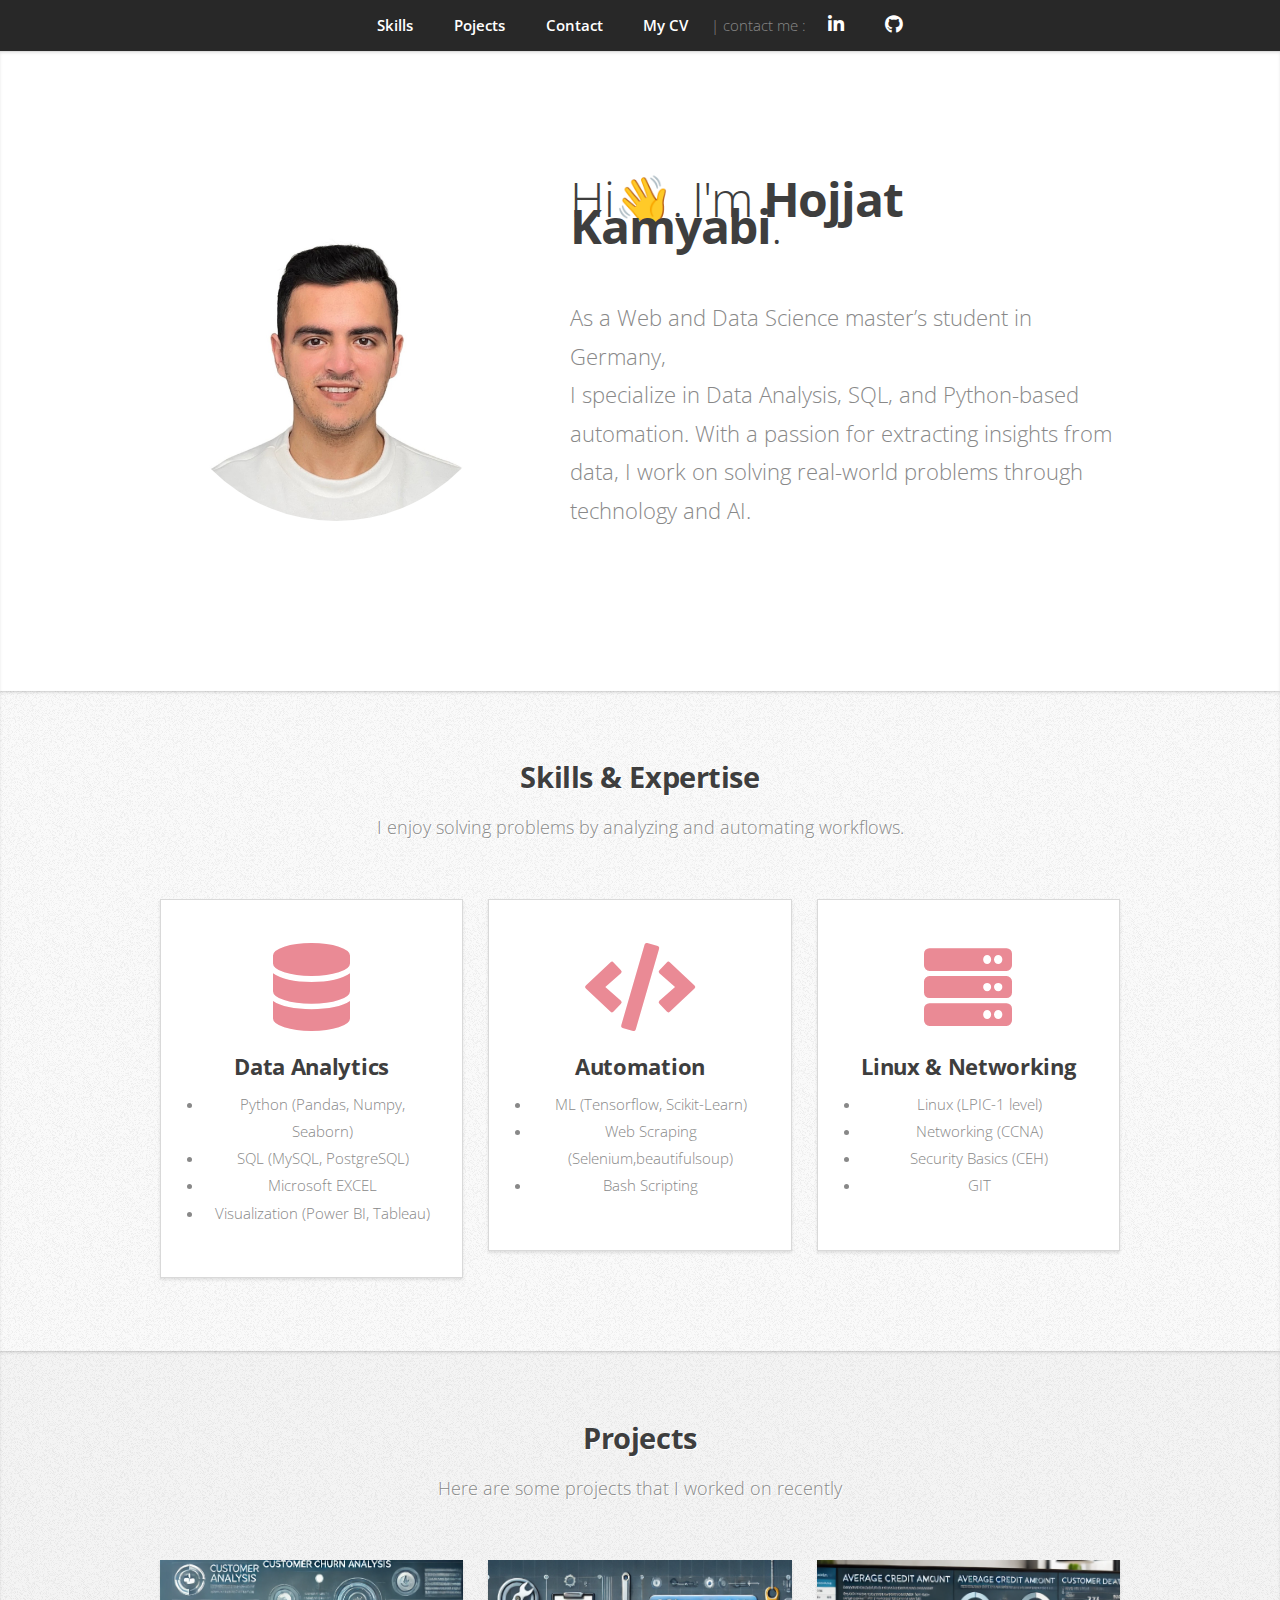
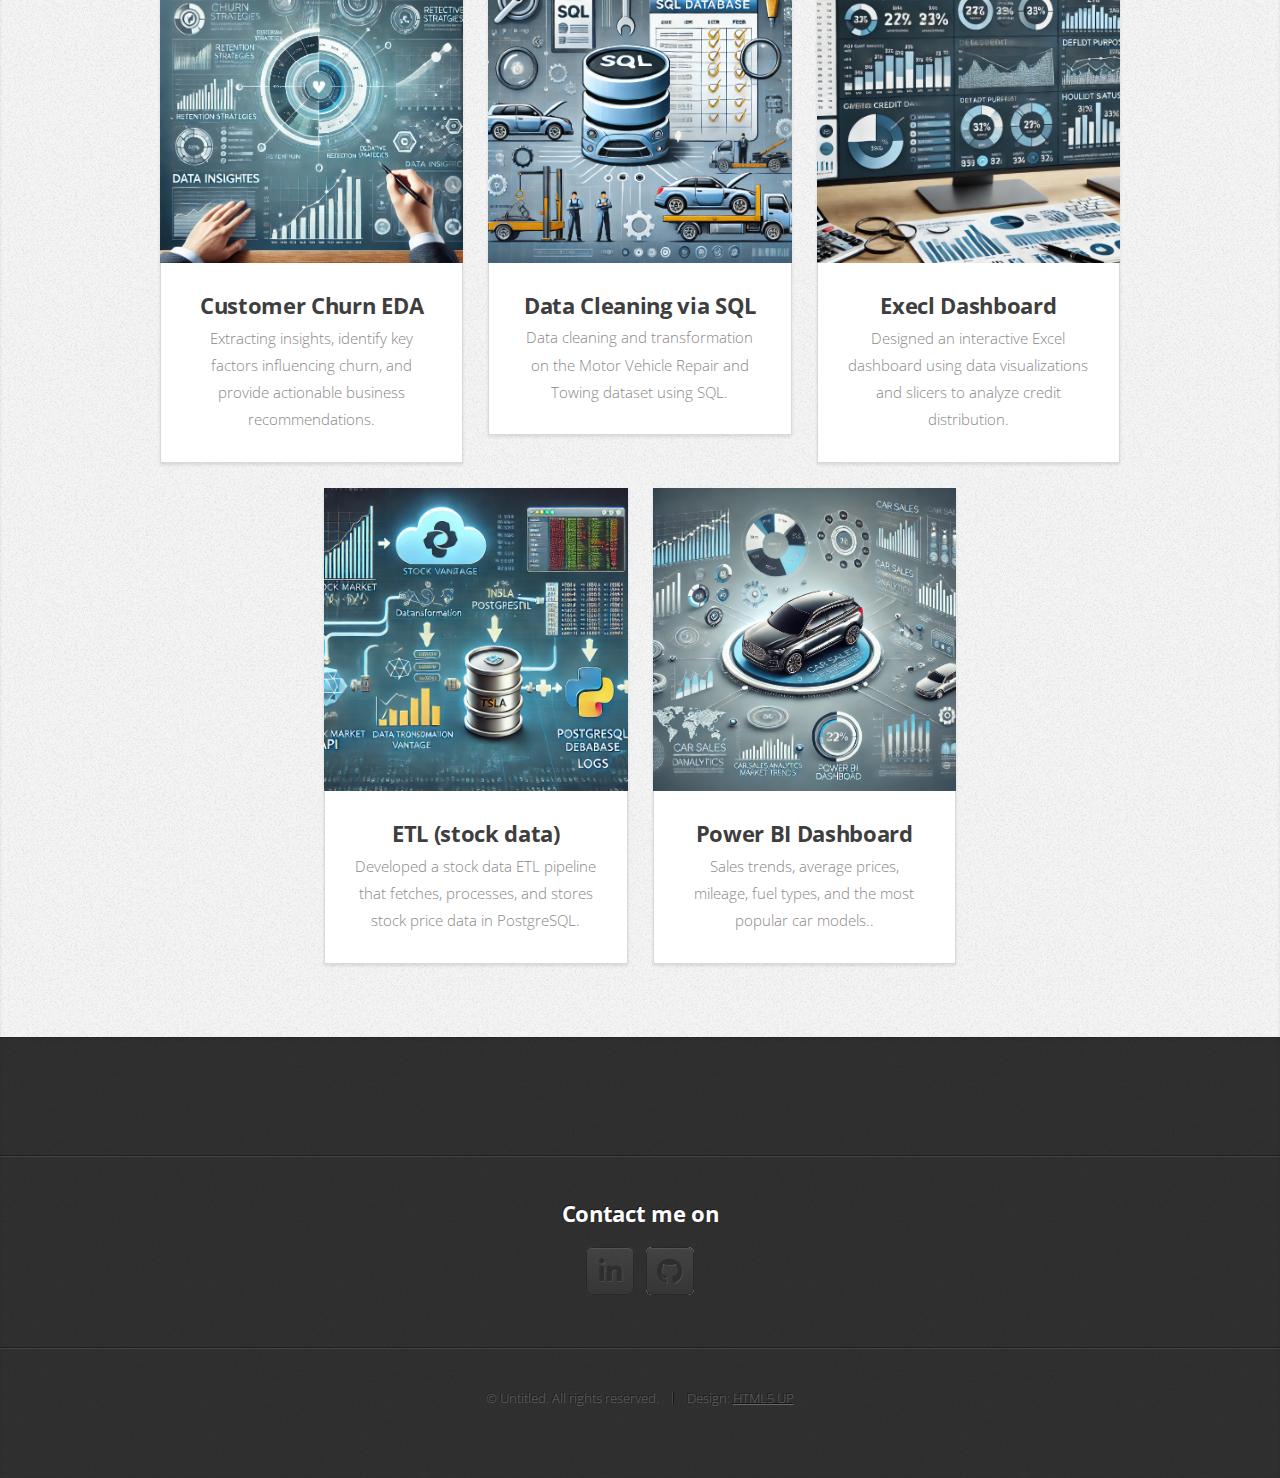
<file: index.html>
<!DOCTYPE HTML>
<!--
	Miniport by HTML5 UP
	html5up.net | @ajlkn
	Free for personal and commercial use under the CCA 3.0 license (html5up.net/license)
-->
<html>
	<head>
		<title>Hojjat's Portfolio</title>
		<meta charset="utf-8" />
		<meta name="viewport" content="width=device-width, initial-scale=1, user-scalable=no" />
		<link rel="stylesheet" href="assets/css/main.css" />
		<link rel="icon" href="/Icon.png">
		
	</head>
	<body class="is-preload">

		<!-- Nav -->
			<nav id="nav">
				<ul class="container">
					<li><a href="#work">Skills</a></li>
					<li><a href="#portfolio">Pojects</a></li>
					<li><a href="#contact">Contact</a></li>
					<li><a href="https://drive.google.com/file/d/19GwxYyUdxE2dCwcNYTLxXL39L03TXnW1/view?usp=sharing">My CV</a></li>
					<li> | </li>
					<li> contact me :</li>
					<li><a target="_blank" rel="noreferrer noopener" href="https://www.linkedin.com/in/hojjat-kamyabi-474595319/" class="icon brands fa-linkedin-in"><span class="label">LinkedIn</span></a></li>
					<li><a target="_blank" rel="noreferrer noopener" href="https://github.com/HojjatKamyabi" class="icon brands fa-github"><span class="label">Github</span></a></li>
				
				</ul>
			</nav>

		<!-- Home -->
			<article id="top" class="wrapper style1">
				<div class="container">
					<div class="row">
						<div class="col-4 col-5-large col-12-medium">
							<span class="image fit"><img src="images/pic00.jpg" alt="" /></span>
						</div>
						<div class="col-8 col-7-large col-12-medium">
							<header>
								<h1>Hi👋. I'm <strong>Hojjat Kamyabi</strong>.</h1>
							</header>
							<p>As a Web and Data Science master’s student in Germany,<br>I specialize in Data Analysis, SQL, and Python-based automation. With a passion for extracting insights from data, I work on solving real-world problems through technology and AI.</p>
						</div>
					</div>
				</div>
			</article>

		<!-- skills -->
			<article id="work" class="wrapper style2">
				<div class="container">
					<header>
						<h2>Skills & Expertise</h2>
						<p>I enjoy solving problems by analyzing and automating workflows.</p>
					</header>
					<div class="row aln-center">
						<div class="col-4 col-6-medium col-12-small">
							<section class="box style1">
								<span class="icon solid featured fa-database"></span>
								<h3>Data Analytics</h3>
								<ul>
									<li>Python (Pandas, Numpy, Seaborn)</li>
									<li>SQL (MySQL, PostgreSQL)</li>
									<li>Microsoft EXCEL</li>
									<li>Visualization (Power BI, Tableau)</li>
								</ul>
							</section>
						</div>
						<div class="col-4 col-6-medium col-12-small">
							<section class="box style1">
								<span class="icon solid featured fa-code"></span>
								<h3>Automation</h3>
								<ul>
									<li>ML (Tensorflow, Scikit-Learn)</li>
									<li>Web Scraping (Selenium,beautifulsoup)</li>
									<li>Bash Scripting</li>
								</ul>
							</section>
						</div>
						<div class="col-4 col-6-medium col-12-small">
							<section class="box style1">
								<span class="icon solid featured fa-server"></span>
								<h3>Linux & Networking</h3>
								<ul>
									<li>Linux (LPIC-1 level)</li>
									<li>Networking (CCNA)</li>
									<li>Security Basics (CEH)</li>
									<li>GIT</li>
								</ul>
							</section>
						</div>
					</div>
			
				</div>
			</article>

		<!-- Portfolio -->
			<article id="portfolio" class="wrapper style3">
				<div class="container">
					<header>
						<h2>Projects</h2>
						<p>Here are some projects that I worked on recently</p>
					</header>
					<div class="row aln-center">


						<div class="col-4 col-6-medium col-12-small">
							<article class="box style2">
								<a target="_blank" rel="noreferrer noopener" href="eda.html" class="image featured"><img src="images/EDA.png" alt="" /></a>
								<h3><a target="_blank" rel="noreferrer noopener" href="eda.html">Customer Churn EDA</a></h3>
								<p>Extracting insights, identify key factors influencing churn, and provide actionable business recommendations.</p>
							</article>
						</div>


						<div class="col-4 col-6-medium col-12-small">
							<article class="box style2">
								<a target="_blank" rel="noreferrer noopener" href="./sql_cleaning.html" class="image featured"><img src="images/SQL_LOGO.png" alt="" /></a>
								<h3><a target="_blank" rel="noreferrer noopener" href="./sql_cleaning.html">Data Cleaning via SQL</a></h3>
								<p>Data cleaning and transformation on the Motor Vehicle Repair and Towing dataset using SQL.</p>
							</article>
						</div>
						<div class="col-4 col-6-medium col-12-small">
							<article class="box style2">
								<a target="_blank" rel="noreferrer noopener" href="./EXCEL_Cleaning.html" class="image featured"><img src="images/excel_banner.png" alt="" /></a>
								<h3><a target="_blank" rel="noreferrer noopener" href="./EXCEL_Cleaning.html">Execl Dashboard</a></h3>
								<p>Designed an interactive Excel dashboard using data visualizations and slicers to analyze credit distribution.</p>
							</article>
						</div>
						<div class="col-4 col-6-medium col-12-small">
							<article class="box style2">
								<a target="_blank" rel="noreferrer noopener" href="etl1.html" class="image featured"><img src="images/etl_banner.png" alt="" class="uniform-size" /></a>
								<h3><a target="_blank" rel="noreferrer noopener" href="etl1.html">ETL (stock data)</a></h3>
								<p>Developed a stock data ETL pipeline that fetches, processes, and stores stock price data in PostgreSQL.</p>
							</article>
						</div>
						
						

						<div class="col-4 col-6-medium col-12-small">
							<article class="box style2">
								<a target="_blank" rel="noreferrer noopener" href="PowerBI.html" class="image featured"><img src="images/Powerbi.png" alt="" /></a>
								<h3><a target="_blank" rel="noreferrer noopener" href="PowerBI.html">Power BI Dashboard</a></h3>
								<p>Sales trends, average prices, mileage, fuel types, and the most popular car models..</p>
							</article>



					</div>

				</div>
			</article>

		<!-- Contact -->
			<article id="contact" class="wrapper style4">
						<div class="col-12">
							<hr />
							<h3>Contact me on</h3>
							<ul class="social">
								<li><a target="_blank" rel="noreferrer noopener" href="https://www.linkedin.com/in/hojjat-kamyabi-474595319/" class="icon brands fa-linkedin-in"><span class="label">LinkedIn</span></a></li>
								<li><a target="_blank" rel="noreferrer noopener" href="https://github.com/HojjatKamyabi" class="icon brands fa-github"><span class="label">Github</span></a></li>
							</ul>
							<hr />
						</div>
					</div>
					<footer>
						<ul id="copyright">
							<li>&copy; Untitled. All rights reserved.</li><li>Design: <a href="http://html5up.net">HTML5 UP</a></li>
						</ul>
					</footer>
				</div>
			</article>

		<!-- Scripts -->
			<script src="assets/js/jquery.min.js"></script>
			<script src="assets/js/jquery.scrolly.min.js"></script>
			<script src="assets/js/browser.min.js"></script>
			<script src="assets/js/breakpoints.min.js"></script>
			<script src="assets/js/util.js"></script>
			<script src="assets/js/main.js"></script>

	</body>
</html>
</file>
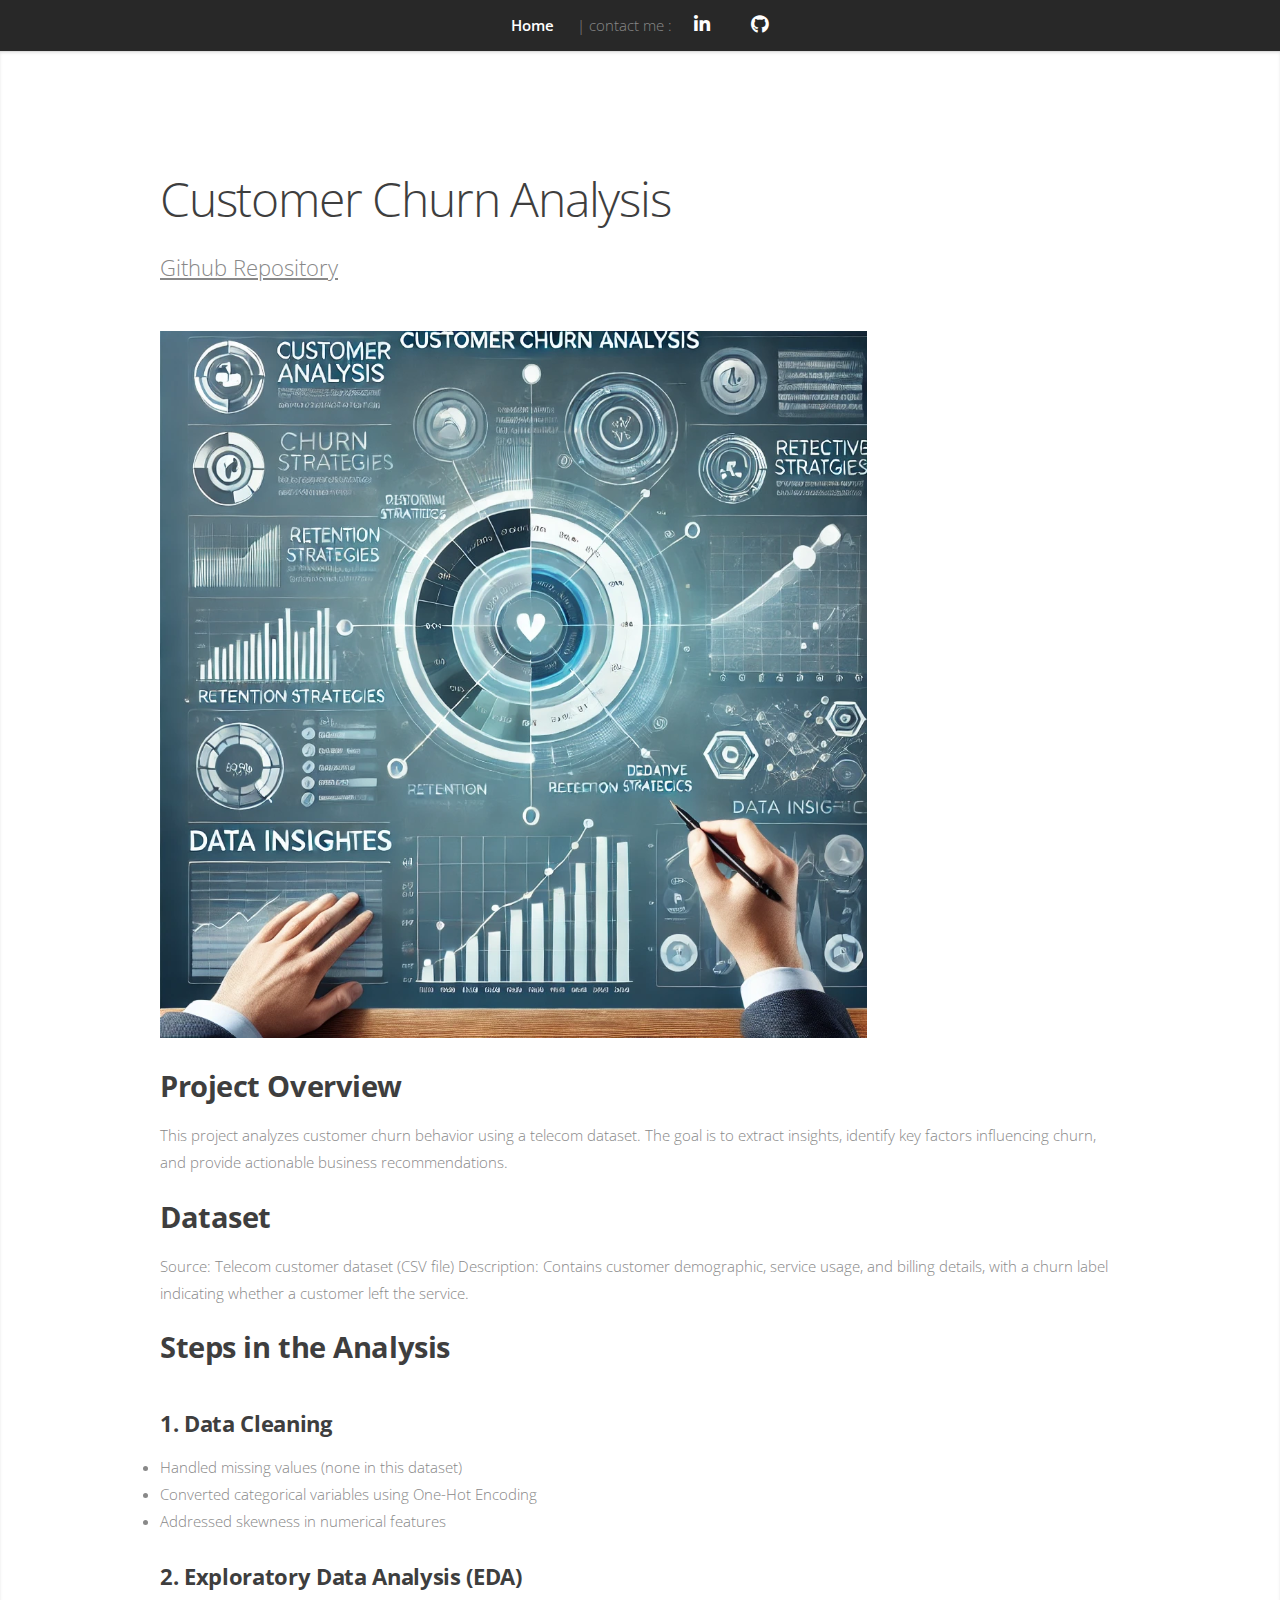
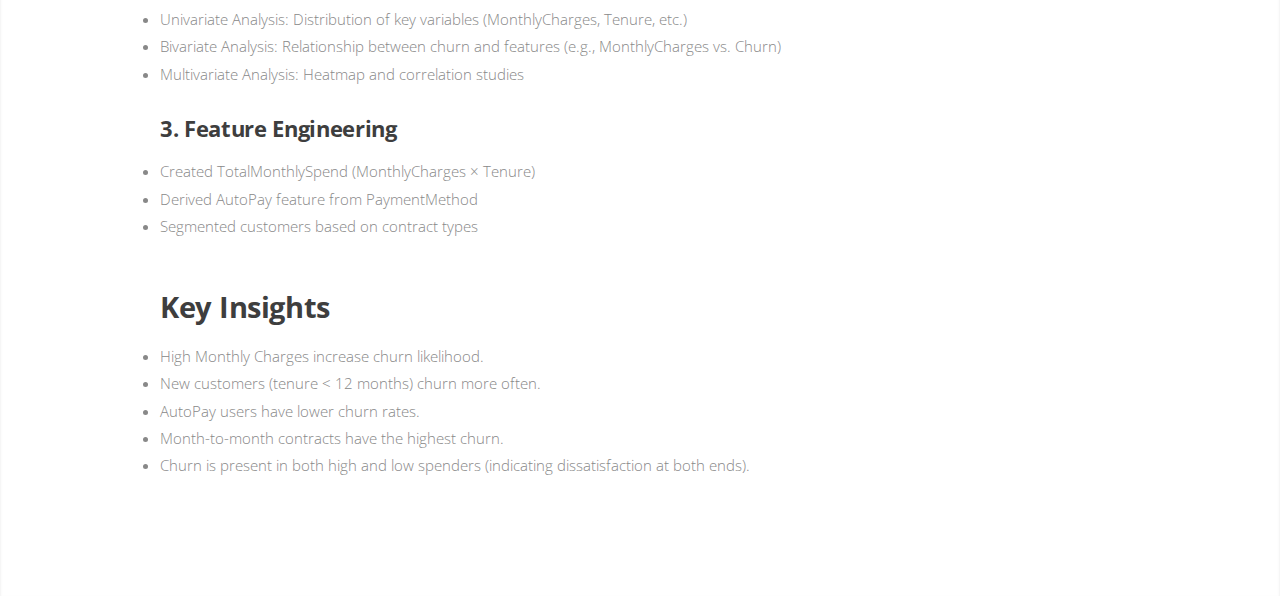
<file: eda.html>
<!DOCTYPE HTML>
<!--
	Miniport by HTML5 UP
	html5up.net | @ajlkn
	Free for personal and commercial use under the CCA 3.0 license (html5up.net/license)
-->
<html>
	<head>
		<title>EDA</title>
		<meta charset="utf-8" />
		<meta name="viewport" content="width=device-width, initial-scale=1, user-scalable=no" />
		<link rel="stylesheet" href="assets/css/main.css" />
		<link rel="icon" href="/Icon.png">
		
	</head>
	<body class="is-preload">
		
		<!-- Nav -->
		<nav id="nav">
			<ul class="container">
				<li><a href="index.html">Home</a></li>
				<li> | </li>
				<li> contact me :</li>
				<li><a target="_blank" rel="noreferrer noopener" href="https://www.linkedin.com/in/hojjat-kamyabi-474595319/" class="icon brands fa-linkedin-in"><span class="label">LinkedIn</span></a></li>
				<li><a target="_blank" rel="noreferrer noopener" href="https://github.com/HojjatKamyabi" class="icon brands fa-github"><span class="label">Github</span></a></li>
				
			</ul>
		</nav>

		<!-- Home -->
		<article id="top" class="wrapper style1">
			<div class="container">

                <h1>Customer Churn Analysis</h1>

                <p><a target="_blank" rel="noreferrer noopener" href="https://github.com/HojjatKamyabi/EDA_TelCo">Github Repository</a></p>
				<img src="./images/EDA.png" alt="excel project dashboard" style="max-width: 100%; height: auto;">

				<br><br>
<h2>Project Overview</h2>

This project analyzes customer churn behavior using a telecom dataset. The goal is to extract insights, identify key factors influencing churn, and provide actionable business recommendations.
<br>
<br>
<h2>Dataset</h2>

Source: Telecom customer dataset (CSV file)

Description: Contains customer demographic, service usage, and billing details, with a churn label indicating whether a customer left the service.
<br><br>
<h2>Steps in the Analysis</h2>
<br>
<h3>1. Data Cleaning</h3>

<li>Handled missing values (none in this dataset)</li>

<li>Converted categorical variables using One-Hot Encoding</li>

<li>Addressed skewness in numerical features</li>
<br>
<h3>2. Exploratory Data Analysis (EDA)</h3>

<li>Univariate Analysis: Distribution of key variables (MonthlyCharges, Tenure, etc.)</li>

<li>Bivariate Analysis: Relationship between churn and features (e.g., MonthlyCharges vs. Churn)</li>

<li>Multivariate Analysis: Heatmap and correlation studies</li>
<br>
<h3>3. Feature Engineering</h3>

<li>Created TotalMonthlySpend (MonthlyCharges × Tenure)</li>

<li>Derived AutoPay feature from PaymentMethod</li>

<li>Segmented customers based on contract types</li>
<br><br>
<h2>Key Insights</h2>

<li>High Monthly Charges increase churn likelihood.</li>

<li>New customers (tenure < 12 months) churn more often.</li>

<li>AutoPay users have lower churn rates.</li>

<li>Month-to-month contracts have the highest churn.</li>

<li>Churn is present in both high and low spenders (indicating dissatisfaction at both ends).</li>

				



			</div>
		</article>

    </body>
    </html>
</file>
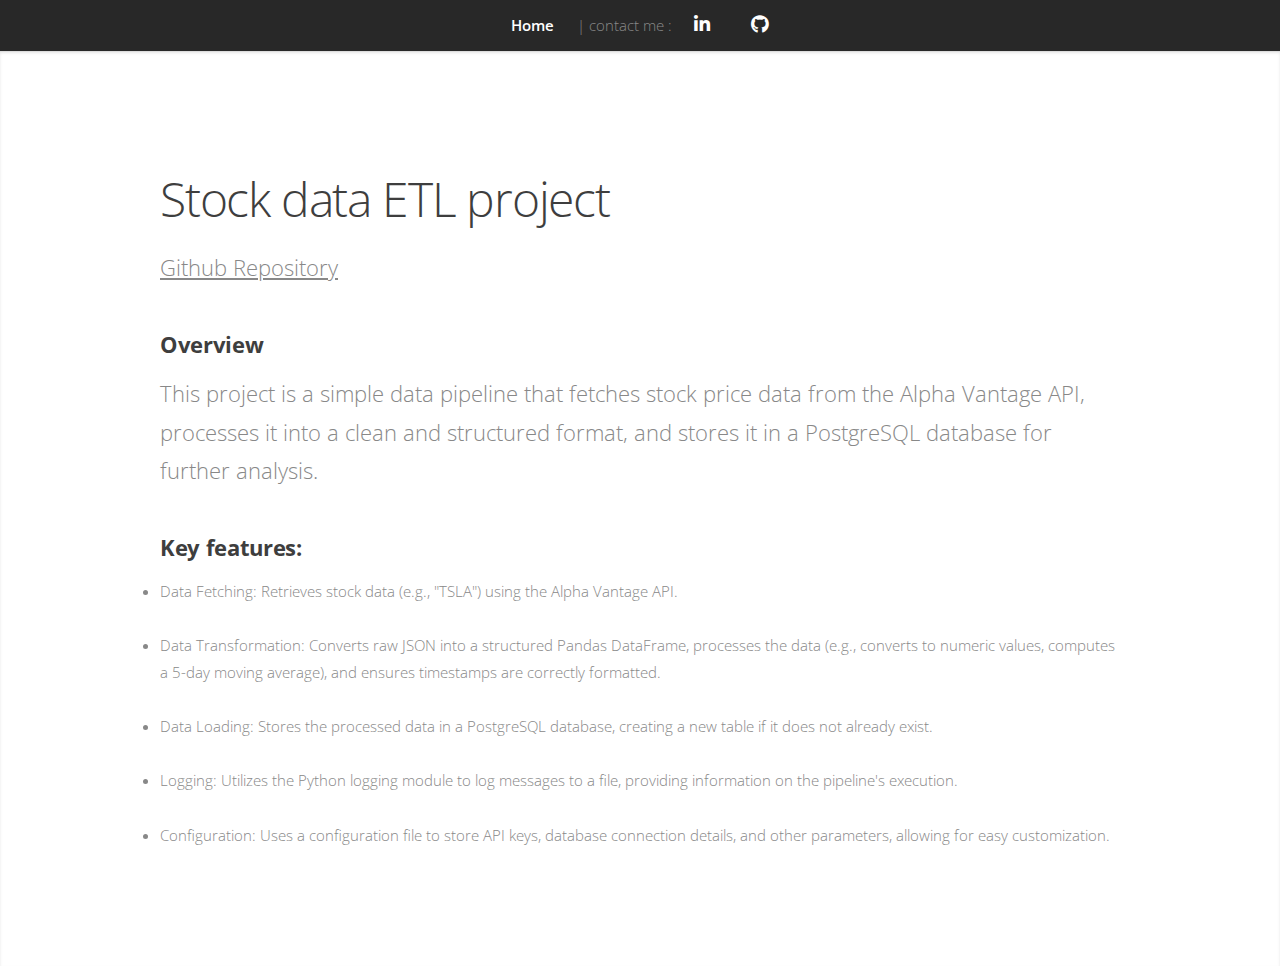
<file: etl1.html>
<!DOCTYPE HTML>
<!--
	Miniport by HTML5 UP
	html5up.net | @ajlkn
	Free for personal and commercial use under the CCA 3.0 license (html5up.net/license)
-->
<html>
	<head>
		<title>ETL Project</title>
		<meta charset="utf-8" />
		<meta name="viewport" content="width=device-width, initial-scale=1, user-scalable=no" />
		<link rel="stylesheet" href="assets/css/main.css" />
		<link rel="icon" href="/Icon.png">
		
	</head>
	<body class="is-preload">
		
		<!-- Nav -->
		<nav id="nav">
			<ul class="container">
				<li><a href="index.html">Home</a></li>
				<li> | </li>
				<li> contact me :</li>
				<li><a target="_blank" rel="noreferrer noopener" href="https://www.linkedin.com/in/hojjat-kamyabi-474595319/" class="icon brands fa-linkedin-in"><span class="label">LinkedIn</span></a></li>
				<li><a target="_blank" rel="noreferrer noopener" href="https://github.com/HojjatKamyabi" class="icon brands fa-github"><span class="label">Github</span></a></li>
				
			</ul>
		</nav>

        <!-- Home -->
		<article id="top" class="wrapper style1">
			<div class="container">

                <h1>Stock data ETL project</h1>
				<p><a target="_blank" rel="noreferrer noopener" href="https://github.com/HojjatKamyabi/First_ETL/tree/main">Github Repository</a></p>


<h3> Overview</h3>
<p>This project is a simple data pipeline that fetches stock price data from the Alpha Vantage API, processes it into a clean and structured format, and stores it in a PostgreSQL database for further analysis.</p> 

<h3>Key features:</h3>
   <li>Data Fetching: Retrieves stock data (e.g., "TSLA") using the Alpha Vantage API.</li>
<br>
   <li>Data Transformation: Converts raw JSON into a structured Pandas DataFrame, processes the data (e.g., converts to numeric values, computes a 5-day moving average), and ensures timestamps are correctly formatted.</li>
<br>
   <li>Data Loading: Stores the processed data in a PostgreSQL database, creating a new table if it does not already exist.</li>
<br>
   <li>Logging: Utilizes the Python logging module to log messages to a file, providing information on the pipeline's execution.</li>
<br>
   <li>Configuration: Uses a configuration file to store API keys, database connection details, and other parameters, allowing for easy customization.</li>




            </div>
		</article>

    </body>
    </html>
</file>
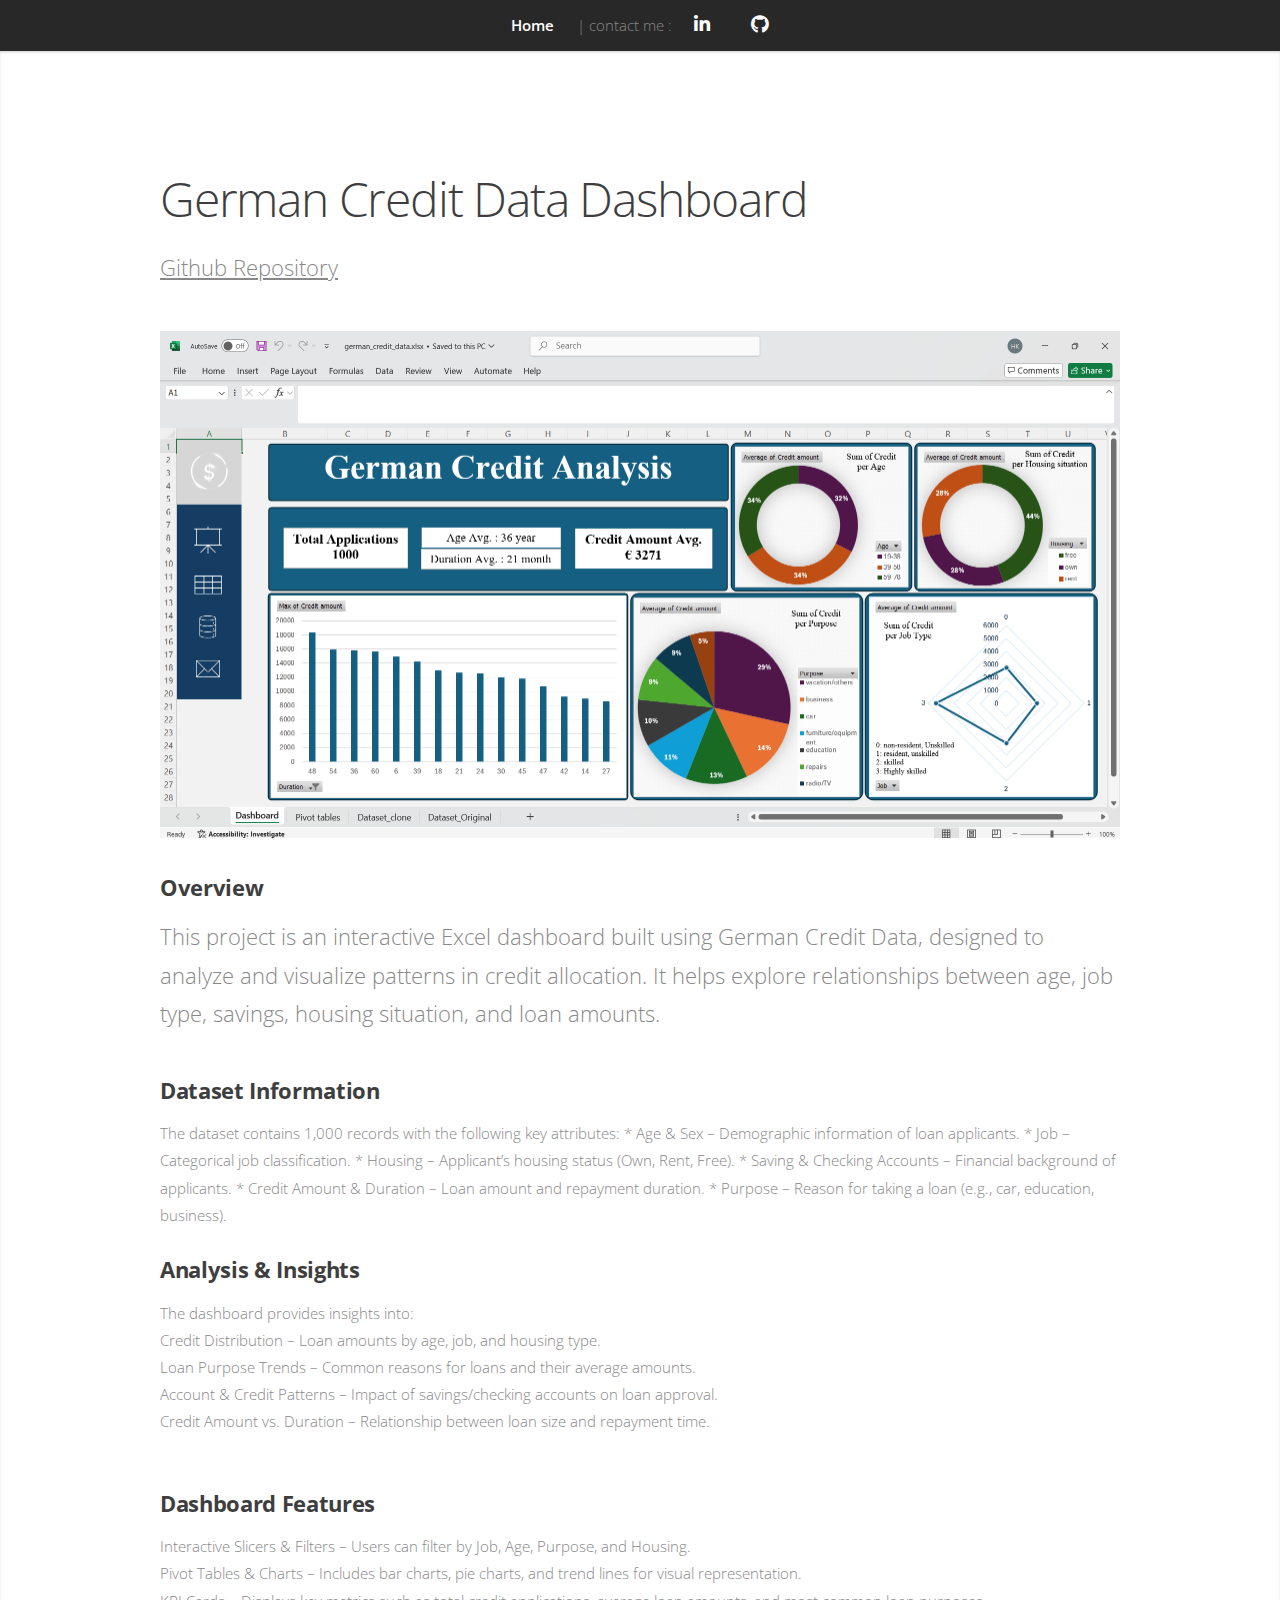
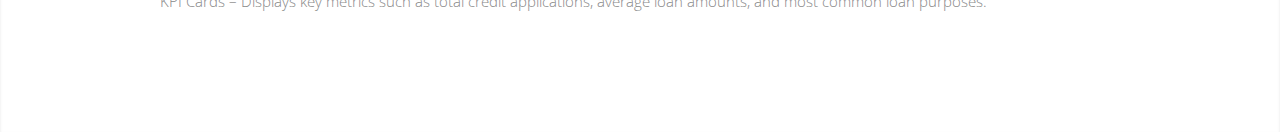
<file: EXCEL_Cleaning.html>
<!DOCTYPE HTML>
<!--
	Miniport by HTML5 UP
	html5up.net | @ajlkn
	Free for personal and commercial use under the CCA 3.0 license (html5up.net/license)
-->
<html>
	<head>
		<title>EXCEL Project</title>
		<meta charset="utf-8" />
		<meta name="viewport" content="width=device-width, initial-scale=1, user-scalable=no" />
		<link rel="stylesheet" href="assets/css/main.css" />
		<link rel="icon" href="/Icon.png">
		
	</head>
	<body class="is-preload">
		
		<!-- Nav -->
		<nav id="nav">
			<ul class="container">
				<li><a href="index.html">Home</a></li>
				<li> | </li>
				<li> contact me :</li>
				<li><a target="_blank" rel="noreferrer noopener" href="https://www.linkedin.com/in/hojjat-kamyabi-474595319/" class="icon brands fa-linkedin-in"><span class="label">LinkedIn</span></a></li>
				<li><a target="_blank" rel="noreferrer noopener" href="https://github.com/HojjatKamyabi" class="icon brands fa-github"><span class="label">Github</span></a></li>
				
			</ul>
		</nav>

        <!-- Home -->
		<article id="top" class="wrapper style1">
			<div class="container">

                <h1>German Credit Data Dashboard </h1>
				<p><a target="_blank" rel="noreferrer noopener" href="https://github.com/HojjatKamyabi/Excel_Dashboard">Github Repository</a></p>
				<img src="./images/Excel_project1.png" alt="excel project dashboard" style="max-width: 100%; height: auto;">
				<br><br>
				<h3>Overview</h3>
<p>This project is an interactive Excel dashboard built using German Credit Data, designed to analyze and visualize patterns in credit allocation. It helps explore relationships between age, job type, savings, housing situation, and loan amounts.</p>

<h3>Dataset Information</h3>
The dataset contains 1,000 records with the following key attributes:

* Age & Sex – Demographic information of loan applicants.
* Job – Categorical job classification.
* Housing – Applicant’s housing status (Own, Rent, Free).
* Saving & Checking Accounts – Financial background of applicants.
* Credit Amount & Duration – Loan amount and repayment duration.
* Purpose – Reason for taking a loan (e.g., car, education, business).
<br><br>
<h3>  Analysis & Insights </h3>
The dashboard provides insights into: 
<br>
 Credit Distribution – Loan amounts by age, job, and housing type.
<br>
 Loan Purpose Trends – Common reasons for loans and their average amounts.
<br>
 Account & Credit Patterns – Impact of savings/checking accounts on loan approval.
<br>
 Credit Amount vs. Duration – Relationship between loan size and repayment time.
<br>
<br><br>
<h3> Dashboard Features</h3>
 Interactive Slicers & Filters – Users can filter by Job, Age, Purpose, and Housing.
<br>
 Pivot Tables & Charts – Includes bar charts, pie charts, and trend lines for visual representation.
<br>
 KPI Cards – Displays key metrics such as total credit applications, average loan amounts, and most common loan purposes.



            </div>
		</article>

    </body>
    </html>
</file>
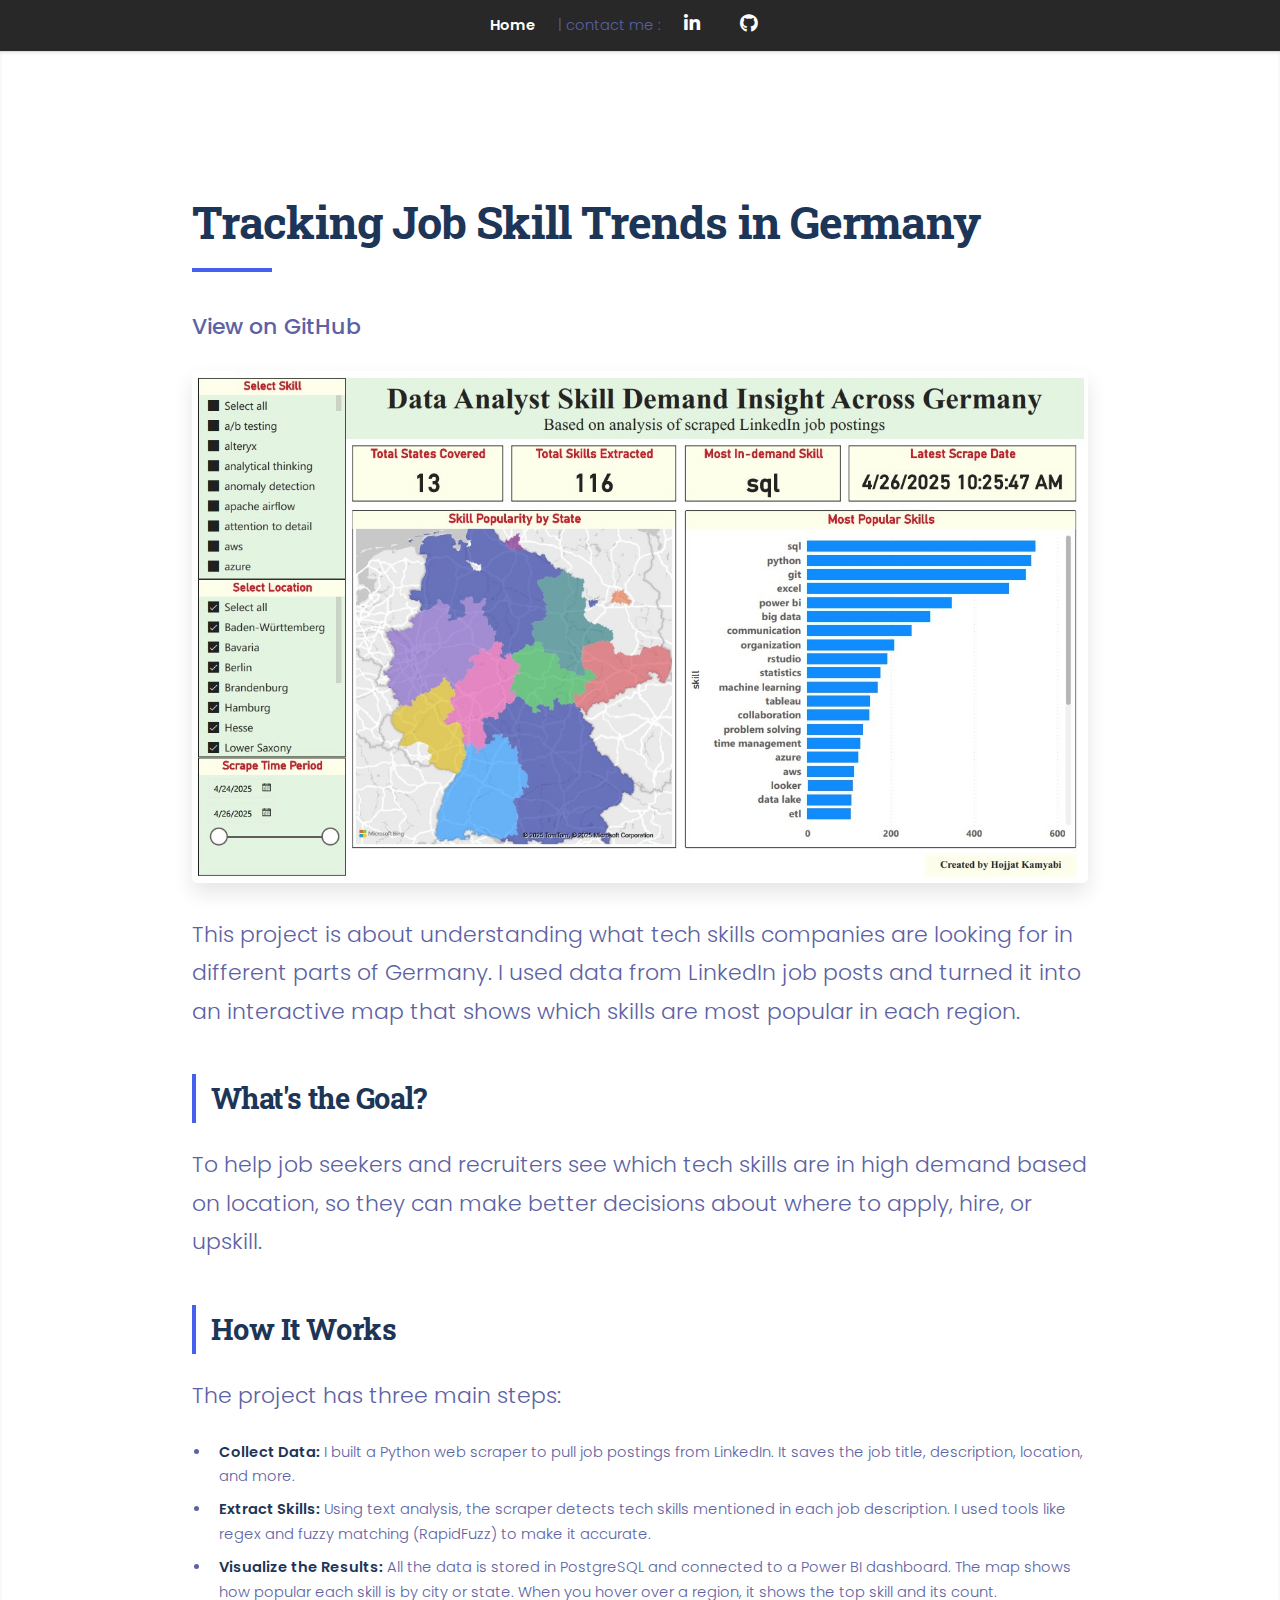
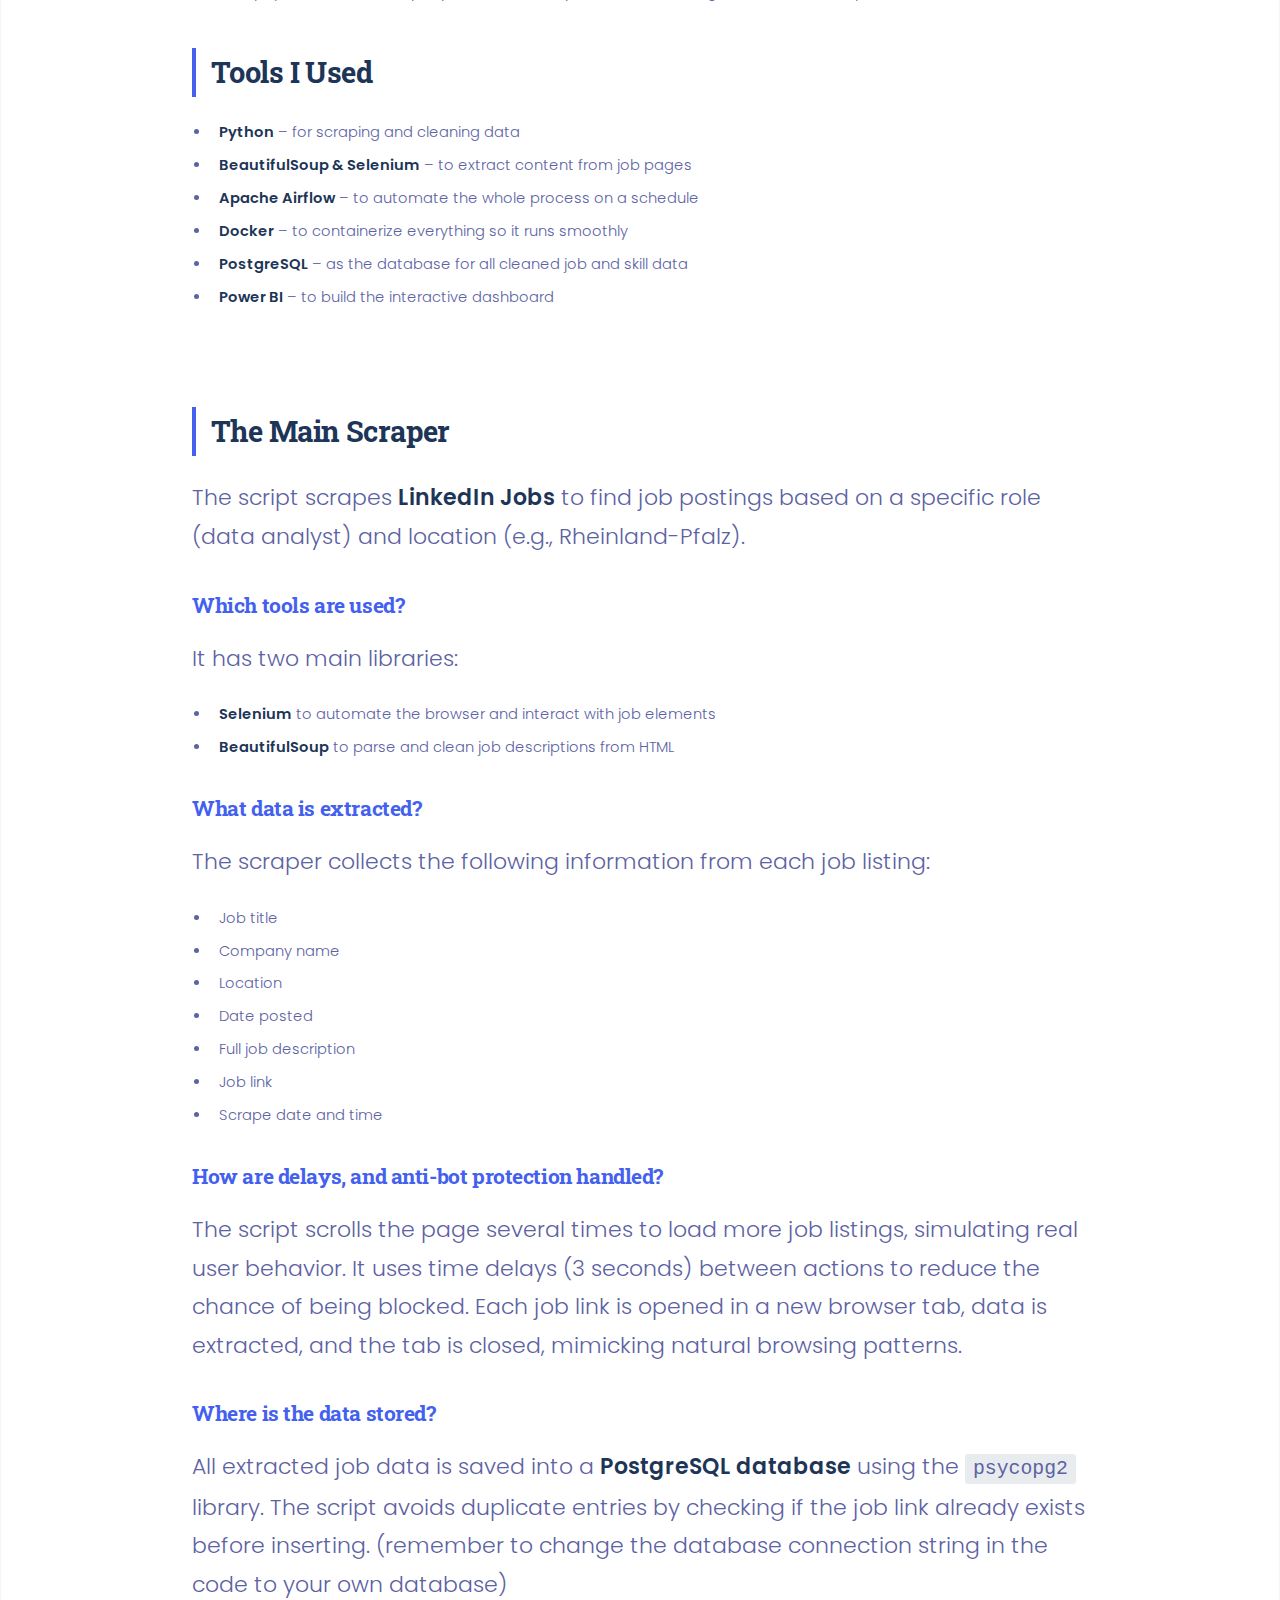
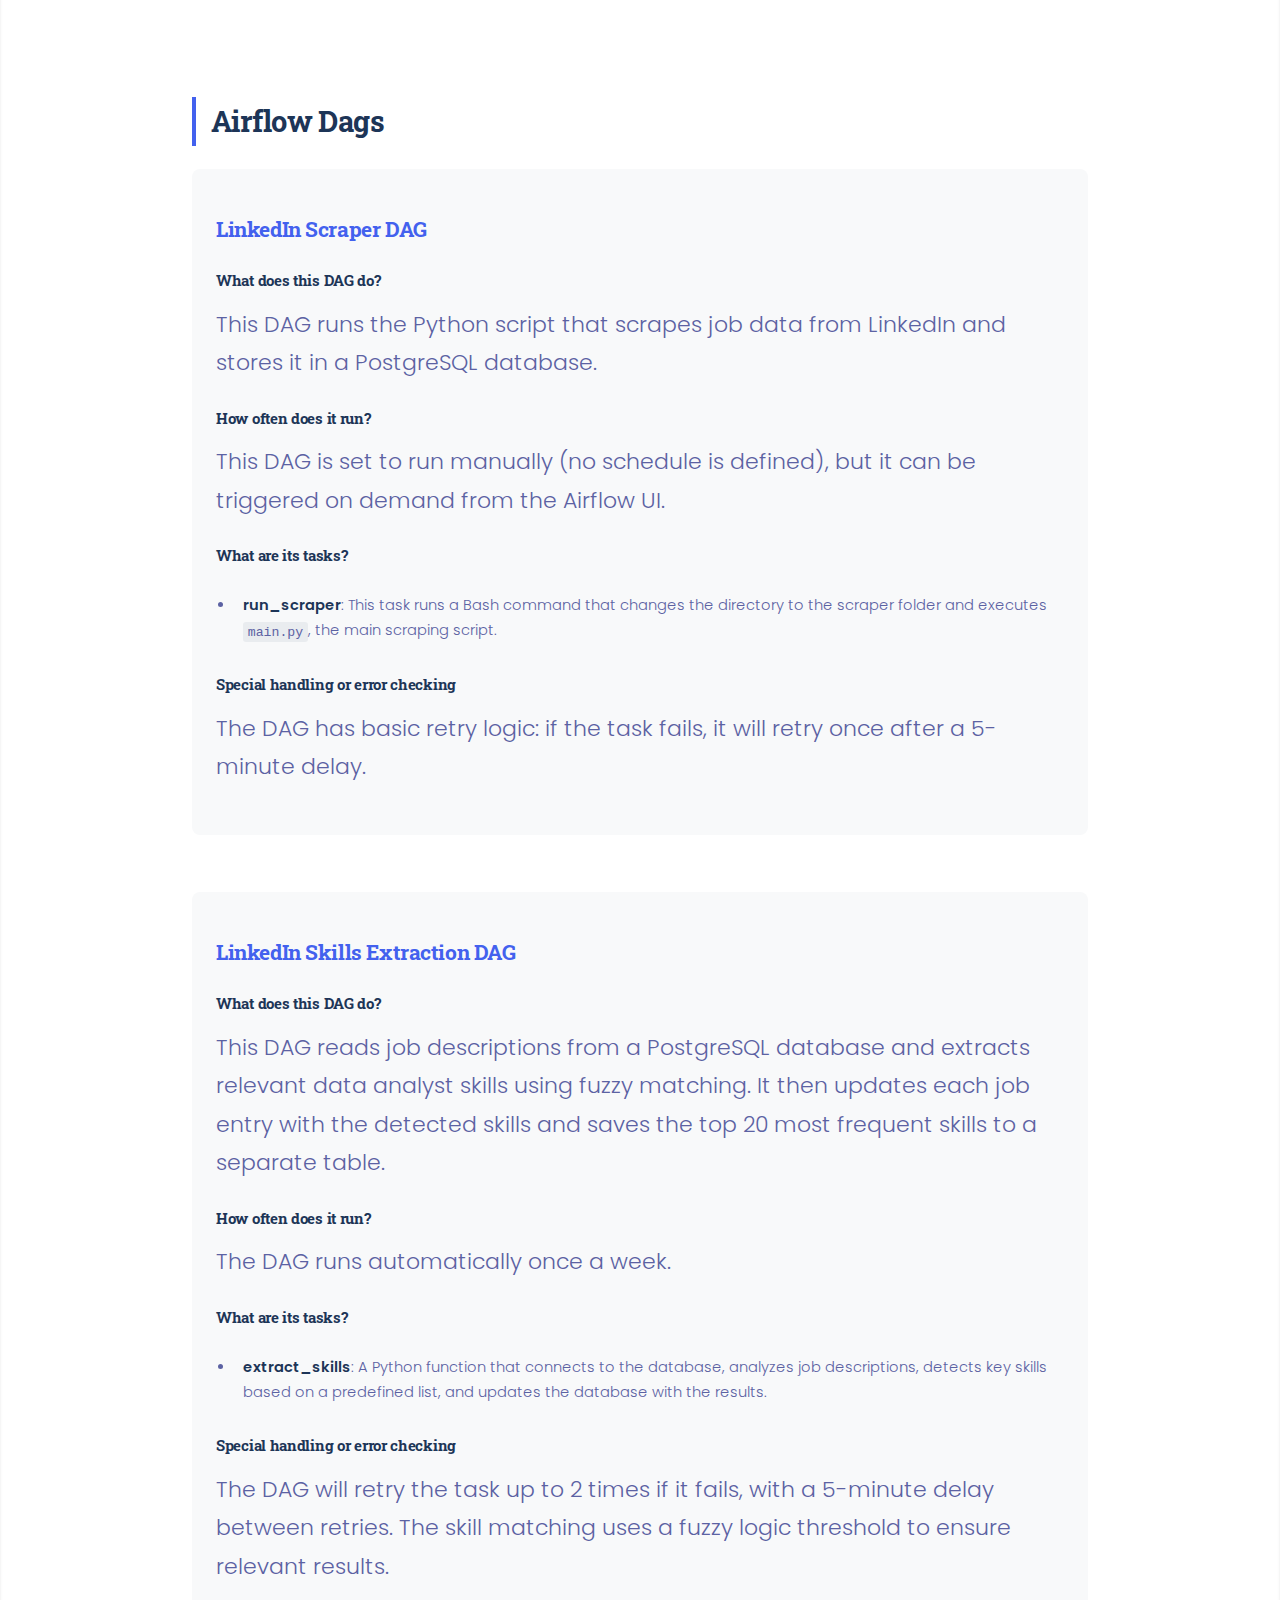
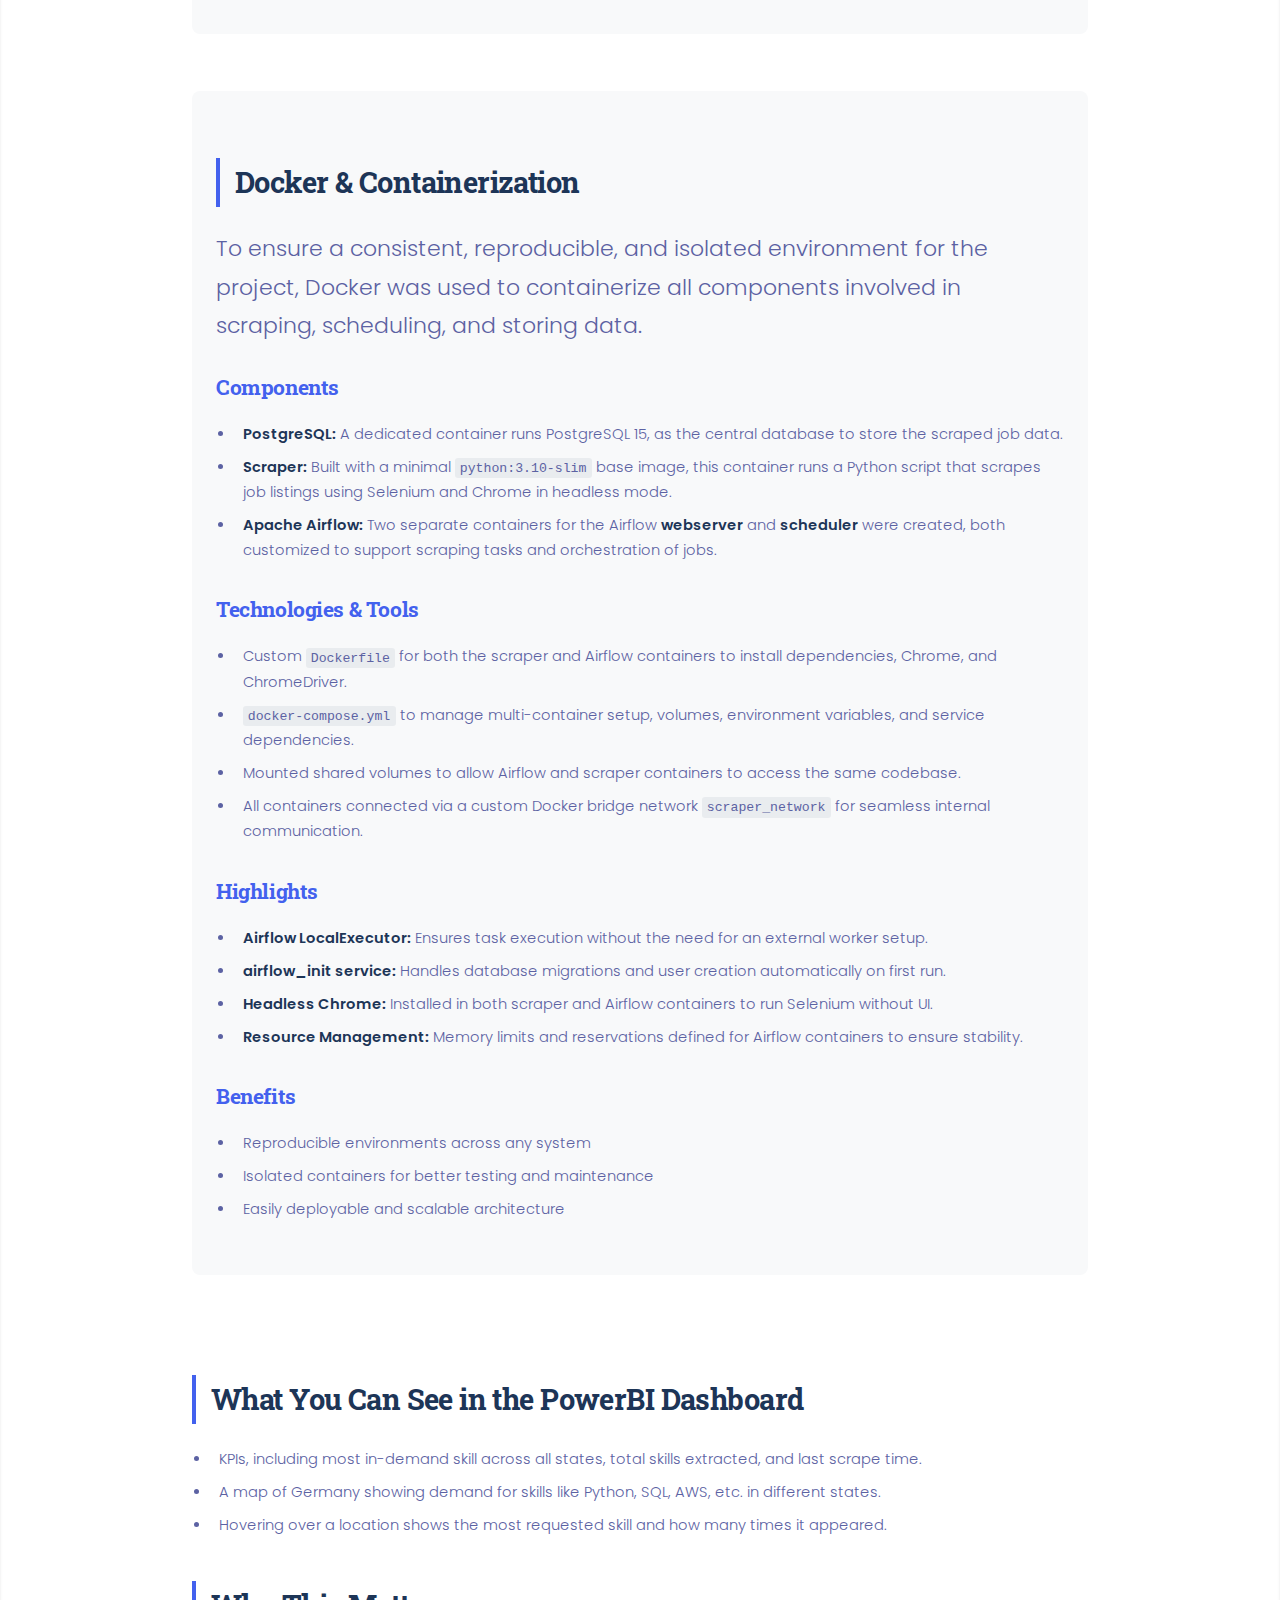
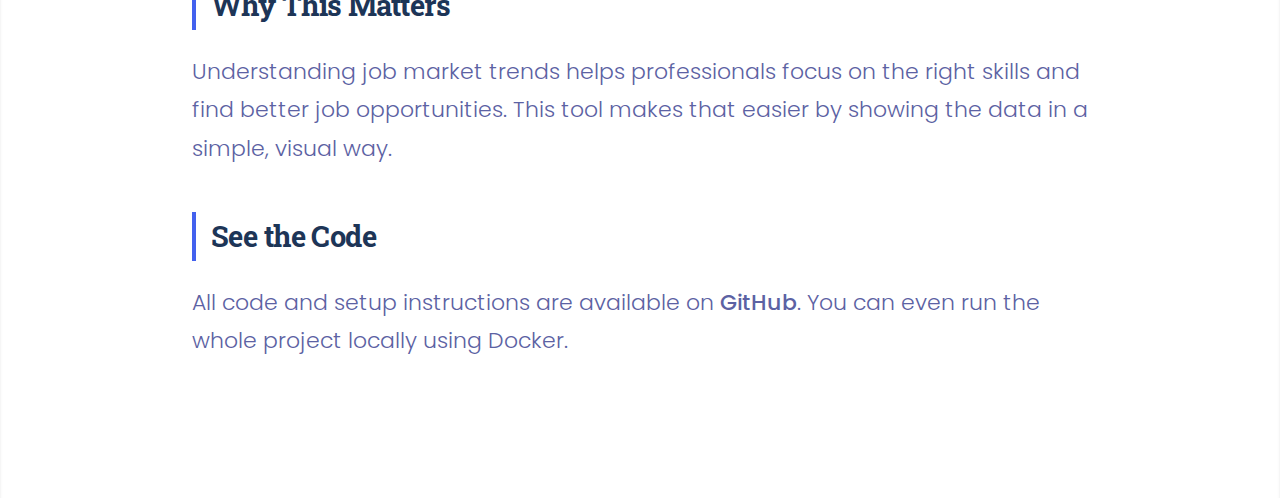
<file: job_scraper.html>
<!DOCTYPE HTML>
<!--
	Miniport by HTML5 UP
	html5up.net | @ajlkn
	Free for personal and commercial use under the CCA 3.0 license (html5up.net/license)
-->
<html>
	<head>
		<!-- Google tag (gtag.js) -->
<script async src="https://www.googletagmanager.com/gtag/js?id=G-LE2FGK0FL6"></script>
<script>
  window.dataLayer = window.dataLayer || [];
  function gtag(){dataLayer.push(arguments);}
  gtag('js', new Date());

  gtag('config', 'G-LE2FGK0FL6');
</script>
		<title>Job Skill Trends</title>
		<meta charset="utf-8" />
		<meta name="viewport" content="width=device-width, initial-scale=1, user-scalable=no" />
		<link rel="stylesheet" href="assets/css/main.css" />
		<link rel="icon" href="/Icon.png">
		<link rel="preconnect" href="https://fonts.googleapis.com">
		<link rel="preconnect" href="https://fonts.gstatic.com" crossorigin>
		<link href="https://fonts.googleapis.com/css2?family=Poppins:wght@300;400;600;700&family=Roboto+Slab:wght@400;700&display=swap" rel="stylesheet">
		<style>
			:root {
				--accent-color: #4361ee;
				--heading-color: #1d3557;
				--text-color: #5c62a3;
				--light-bg: #f8f9fa;
			}
			
			body {
				font-family: 'Poppins', sans-serif;
				line-height: 1.7;
				color: var(--text-color);
			}
			
			h1, h2, h3, h4, .container h1 {
				font-family: 'Roboto Slab', serif;
				color: var(--heading-color);
				font-weight: 700;
				letter-spacing: -0.02em;
				margin-top: 1.5em;
				margin-bottom: 0.8em;
			}
			
			h1 {
				font-size: 2.8rem;
				position: relative;
			}
			
			h1::after {
				content: "";
				display: block;
				width: 80px;
				height: 4px;
				background: var(--accent-color);
				margin-top: 0.5rem;
			}
			
			h2 {
				font-size: 1.8rem;
				border-left: 4px solid var(--accent-color);
				padding-left: 15px;
			}
			
			h3 {
				font-size: 1.3rem;
				color: var(--accent-color);
			}
			
			p {
				margin-bottom: 1.5rem;
				font-weight: 300;
				font-size: 1.05rem;
			}
			
			ul {
				padding-left: 1.2rem;
			}
			
			li {
				margin-bottom: 0.5rem;
			}
			
			strong {
				font-weight: 600;
				color: var(--heading-color);
			}
			
			a {
				color: var(--accent-color);
				text-decoration: none;
				transition: all 0.2s ease;
				font-weight: 500;
			}
			
			a:hover {
				color: #2d3fe1;
				text-decoration: underline;
			}
			
			.container {
				max-width: 1100px;
				padding: 0 2rem;
			}
			
			/* Keep original nav styling */
			#nav {
				font-family: inherit; /* Use the original font from main.css */
			}
			
			#nav ul li {
				font-family: inherit; /* Use the original font from main.css */
			}
			
			#nav ul li a {
				font-family: inherit; /* Use the original font from main.css */
			}
			
			.section {
				padding: 2rem 0;
				margin-bottom: 2rem;
				border-radius: 8px;
				background-color: var(--light-bg);
				padding: 1.5rem;
			}
			
			.section h3 {
				margin-top: 1.2rem;
			}
			
			img {
				border-radius: 6px;
				box-shadow: 0 10px 20px rgba(0,0,0,0.1);
			}
			
			code {
				background: #e9ecef;
				padding: 0.2em 0.4em;
				border-radius: 3px;
				font-family: monospace;
				font-size: 0.9em;
			}
		</style>
		
	</head>
	<body class="is-preload">
		
		<!-- Nav -->
		<nav id="nav">
			<ul class="container">
				<li><a href="index.html">Home</a></li>
				<li> | </li>
				<li> contact me :</li>
				<li><a target="_blank" rel="noreferrer noopener" href="https://www.linkedin.com/in/hojjat-kamyabi-474595319/" class="icon brands fa-linkedin-in"><span class="label">LinkedIn</span></a></li>
				<li><a target="_blank" rel="noreferrer noopener" href="https://github.com/HojjatKamyabi" class="icon brands fa-github"><span class="label">Github</span></a></li>
				
			</ul>
		</nav>

        <!-- Home -->
		<article id="top" class="wrapper style1">
			<div class="container">

                <h1>Tracking Job Skill Trends in Germany</h1>
                <p><a target="_blank" rel="noreferrer noopener" href="https://github.com/HojjatKamyabi/Linkedin_Market_Analysis">View on GitHub</a></p>
                <img src="./images/job_da.jpg" alt="Power BI dashboard of job skill trends" style="max-width: 100%; height: auto;">
                <br><br>

                <p>This project is about understanding what tech skills companies are looking for in different parts of Germany. I used data from LinkedIn job posts and turned it into an interactive map that shows which skills are most popular in each region.</p>

                <h2>What's the Goal?</h2>
                <p>To help job seekers and recruiters see which tech skills are in high demand based on location, so they can make better decisions about where to apply, hire, or upskill.</p>

                <h2>How It Works</h2>
                <p>The project has three main steps:</p>
                <ul>
                    <li><strong>Collect Data:</strong> I built a Python web scraper to pull job postings from LinkedIn. It saves the job title, description, location, and more.</li>
                    <li><strong>Extract Skills:</strong> Using text analysis, the scraper detects tech skills mentioned in each job description. I used tools like regex and fuzzy matching (RapidFuzz) to make it accurate.</li>
                    <li><strong>Visualize the Results:</strong> All the data is stored in PostgreSQL and connected to a Power BI dashboard. The map shows how popular each skill is by city or state. When you hover over a region, it shows the top skill and its count.</li>
                </ul>

                <h2>Tools I Used</h2>
                <ul>
                    <li><strong>Python</strong> – for scraping and cleaning data</li>
                    <li><strong>BeautifulSoup & Selenium</strong> – to extract content from job pages</li>
                    <li><strong>Apache Airflow</strong> – to automate the whole process on a schedule</li>
                    <li><strong>Docker</strong> – to containerize everything so it runs smoothly</li>
                    <li><strong>PostgreSQL</strong> – as the database for all cleaned job and skill data</li>
                    <li><strong>Power BI</strong> – to build the interactive dashboard</li>
                </ul>

                <br>
                
                <h2>The Main Scraper</h2>
                <p>The script scrapes <strong>LinkedIn Jobs</strong> to find job postings based on a specific role (data analyst) and location (e.g., Rheinland-Pfalz).</p>

                <h3>Which tools are used?</h3>
                <p>
                It has two main libraries:
                <ul>
                    <li><strong>Selenium</strong> to automate the browser and interact with job elements</li>
                    <li><strong>BeautifulSoup</strong> to parse and clean job descriptions from HTML</li>
                </ul>
                </p>

                <h3>What data is extracted?</h3>
                <p>The scraper collects the following information from each job listing:</p>
                <ul>
                <li>Job title</li>
                <li>Company name</li>
                <li>Location</li>
                <li>Date posted</li>
                <li>Full job description</li>
                <li>Job link</li>
                <li>Scrape date and time</li>
                </ul>

                <h3>How are delays, and anti-bot protection handled?</h3>
                <p>
                The script scrolls the page several times to load more job listings, simulating real user behavior. It uses time delays (3 seconds) between actions to reduce the chance of being blocked. Each job link is opened in a new browser tab, data is extracted, and the tab is closed, mimicking natural browsing patterns.
                </p>

                <h3>Where is the data stored?</h3>
                <p>
                All extracted job data is saved into a <strong>PostgreSQL database</strong> using the <code>psycopg2</code> library. The script avoids duplicate entries by checking if the job link already exists before inserting. (remember to change the database connection string in the code to your own database)
                </p>
                <br>

                <h2>Airflow Dags</h2>
                <div class="section">
                    <h3>LinkedIn Scraper DAG</h3>

                    <h4>What does this DAG do?</h4>
                    <p>
                    This DAG runs the Python script that scrapes job data from LinkedIn and stores it in a PostgreSQL database.
                    </p>

                    <h4>How often does it run?</h4>
                    <p>
                    This DAG is set to run manually (no schedule is defined), but it can be triggered on demand from the Airflow UI.
                    </p>

                    <h4>What are its tasks?</h4>
                    <p>
                    
                    <ul>
                        <li><strong>run_scraper</strong>: This task runs a Bash command that changes the directory to the scraper folder and executes <code>main.py</code>, the main scraping script.</li>
                    </ul>
                    

                    <h4>Special handling or error checking</h4>
                    <p>
                    The DAG has basic retry logic: if the task fails, it will retry once after a 5-minute delay.
                    </p>
                </div>
                <br>

                <div class="section">
                    <h3>LinkedIn Skills Extraction DAG</h3>

                    <h4>What does this DAG do?</h4>
                    <p>
                    This DAG reads job descriptions from a PostgreSQL database and extracts relevant data analyst skills using fuzzy matching.
                    It then updates each job entry with the detected skills and saves the top 20 most frequent skills to a separate table.
                    </p>

                    <h4>How often does it run?</h4>
                    <p>
                    The DAG runs automatically once a week.
                    </p>

                    <h4>What are its tasks?</h4>
                    <p>
               
                    <ul>
                        <li><strong>extract_skills</strong>: A Python function that connects to the database, analyzes job descriptions, detects key skills based on a predefined list, and updates the database with the results.</li>
                    </ul>
                   
                    <h4>Special handling or error checking</h4>
                    <p>
                    The DAG will retry the task up to 2 times if it fails, with a 5-minute delay between retries. The skill matching uses a fuzzy logic threshold to ensure relevant results.
                    </p>
                </div>
                <br>

                <div class="section" id="docker">
                    <h2>Docker & Containerization</h2>
                    <p>To ensure a consistent, reproducible, and isolated environment for the project, Docker was used to containerize all components involved in scraping, scheduling, and storing data.</p>
                
                    <h3>Components</h3>
                    <ul>
                    <li><strong>PostgreSQL:</strong> A dedicated container runs PostgreSQL 15, as the central database to store the scraped job data.</li>
                    <li><strong>Scraper:</strong> Built with a minimal <code>python:3.10-slim</code> base image, this container runs a Python script that scrapes job listings using Selenium and Chrome in headless mode.</li>
                    <li><strong>Apache Airflow:</strong> Two separate containers for the Airflow <strong>webserver</strong> and <strong>scheduler</strong> were created, both customized to support scraping tasks and orchestration of jobs.</li>
                    </ul>
                
                    <h3>Technologies & Tools</h3>
                    <ul>
                    <li>Custom <code>Dockerfile</code> for both the scraper and Airflow containers to install dependencies, Chrome, and ChromeDriver.</li>
                    <li><code>docker-compose.yml</code> to manage multi-container setup, volumes, environment variables, and service dependencies.</li>
                    <li>Mounted shared volumes to allow Airflow and scraper containers to access the same codebase.</li>
                    <li>All containers connected via a custom Docker bridge network <code>scraper_network</code> for seamless internal communication.</li>
                    </ul>
                
                    <h3>Highlights</h3>
                    <ul>
                    <li><strong>Airflow LocalExecutor:</strong> Ensures task execution without the need for an external worker setup.</li>
                    <li><strong>airflow_init service:</strong> Handles database migrations and user creation automatically on first run.</li>
                    <li><strong>Headless Chrome:</strong> Installed in both scraper and Airflow containers to run Selenium without UI.</li>
                    <li><strong>Resource Management:</strong> Memory limits and reservations defined for Airflow containers to ensure stability.</li>
                    </ul>
                
                    <h3>Benefits</h3>
                    <ul>
                    <li>Reproducible environments across any system</li>
                    <li>Isolated containers for better testing and maintenance</li>
                    <li>Easily deployable and scalable architecture</li>
                    </ul>
                </div>
                

                <br>
                <h2>What You Can See in the PowerBI Dashboard</h2>
                <ul>
                    <li>KPIs, including most in-demand skill across all states, total skills extracted, and last scrape time.</li>
                    <li>A map of Germany showing demand for skills like Python, SQL, AWS, etc. in different states.</li>
                    <li>Hovering over a location shows the most requested skill and how many times it appeared.</li>
                </ul>

                <h2>Why This Matters</h2>
                <p>Understanding job market trends helps professionals focus on the right skills and find better job opportunities. This tool makes that easier by showing the data in a simple, visual way.</p>

                <h2>See the Code</h2>
                <p>All code and setup instructions are available on <a target="_blank" href="https://github.com/HojjatKamyabi/Linkedin_Market_Analysis">GitHub</a>. You can even run the whole project locally using Docker.</p>

            </div>
		</article>

    </body>
    </html>
</file>
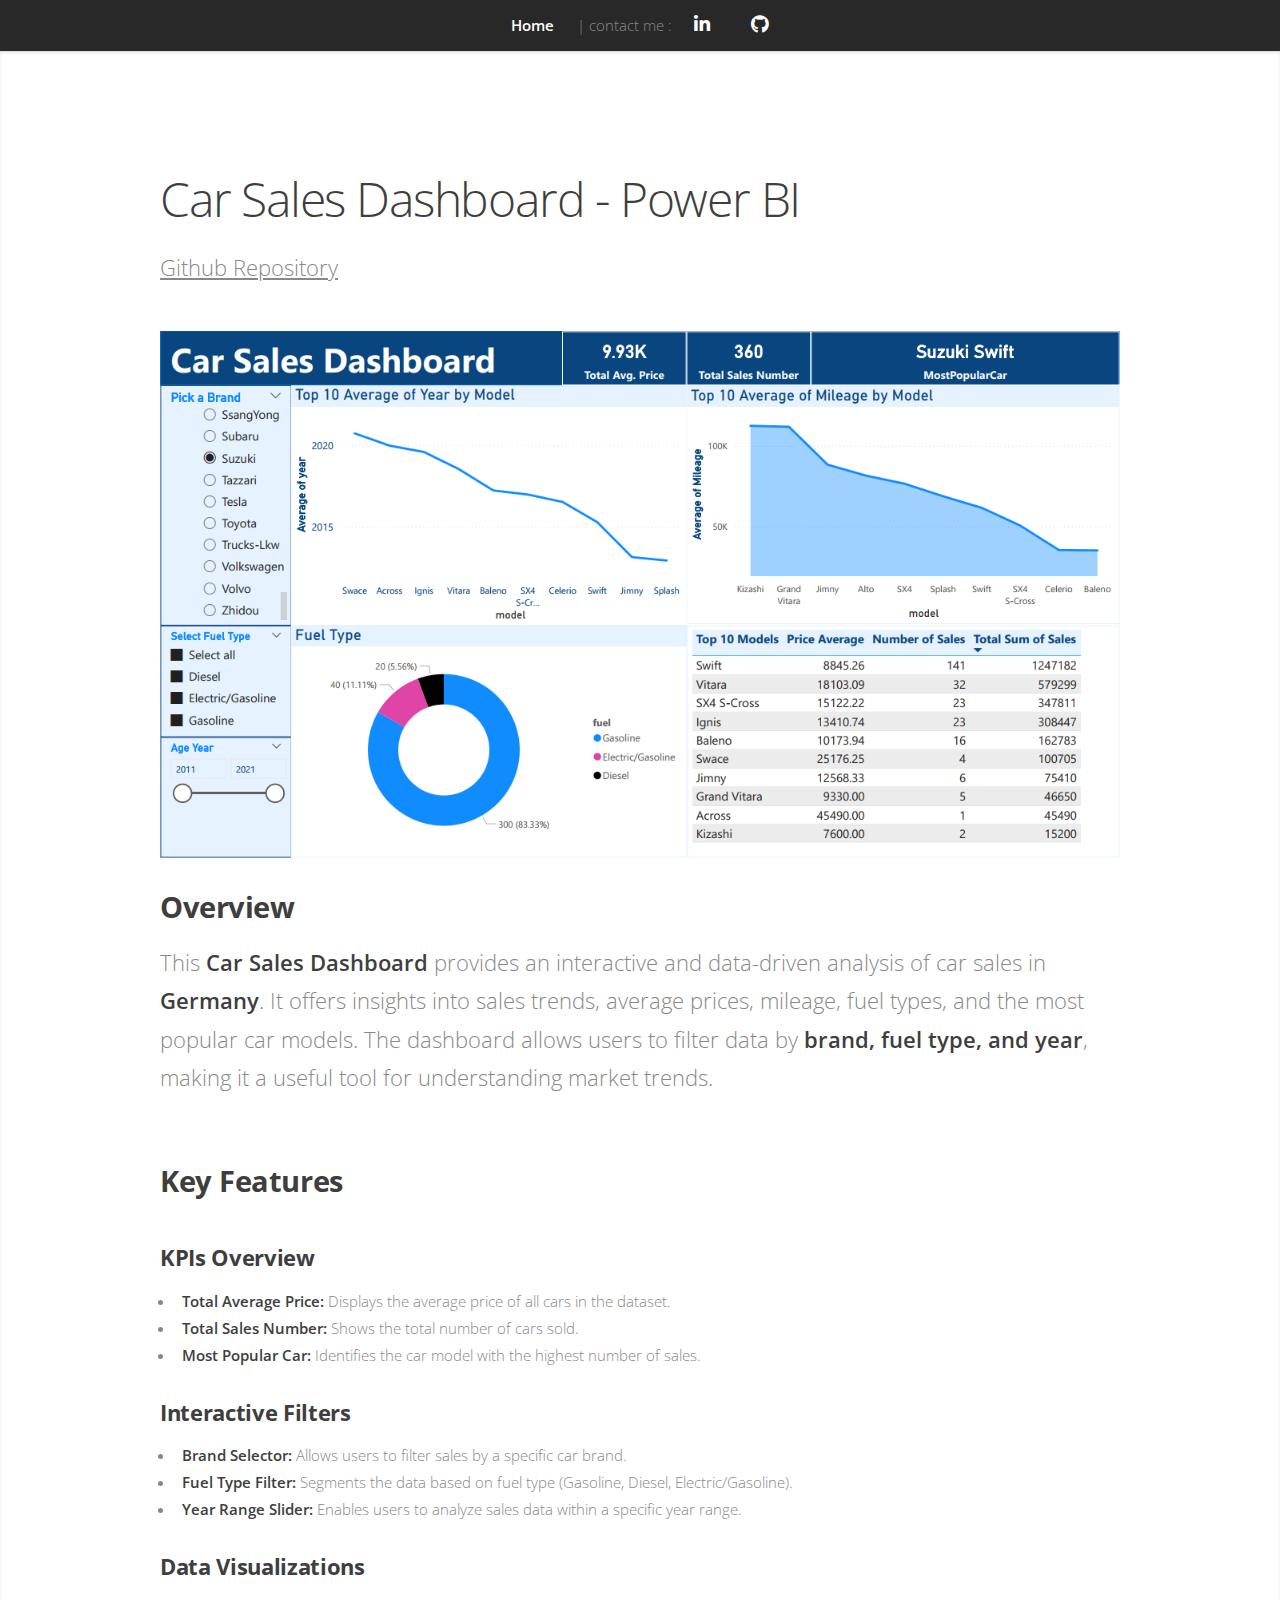
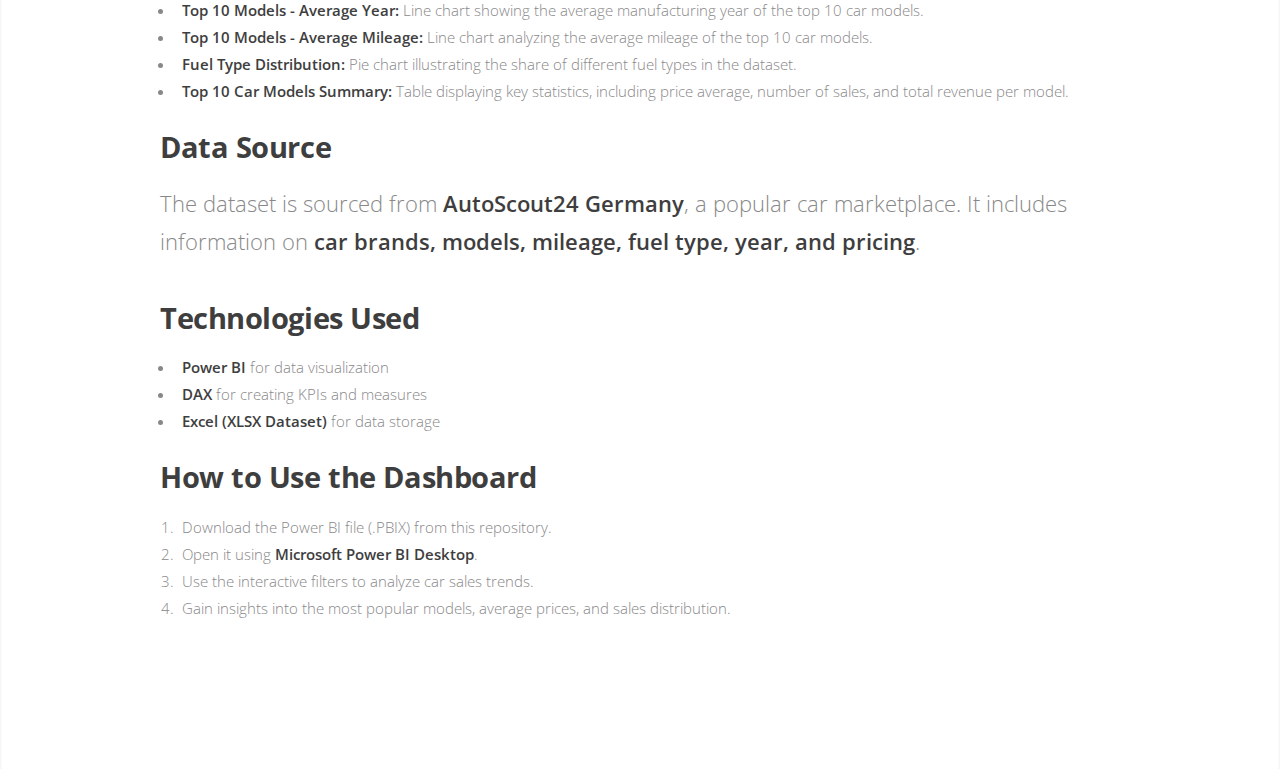
<file: PowerBI.html>
<!DOCTYPE HTML>
<!--
	Miniport by HTML5 UP
	html5up.net | @ajlkn
	Free for personal and commercial use under the CCA 3.0 license (html5up.net/license)
-->
<html>
	<head>
		<title>PowerBI Project</title>
		<meta charset="utf-8" />
		<meta name="viewport" content="width=device-width, initial-scale=1, user-scalable=no" />
		<link rel="stylesheet" href="assets/css/main.css" />
		<link rel="icon" href="/Icon.png">
		
	</head>
	<body class="is-preload">
		
		<!-- Nav -->
		<nav id="nav">
			<ul class="container">
				<li><a href="index.html">Home</a></li>
				<li> | </li>
				<li> contact me :</li>
				<li><a target="_blank" rel="noreferrer noopener" href="https://www.linkedin.com/in/hojjat-kamyabi-474595319/" class="icon brands fa-linkedin-in"><span class="label">LinkedIn</span></a></li>
				<li><a target="_blank" rel="noreferrer noopener" href="https://github.com/HojjatKamyabi" class="icon brands fa-github"><span class="label">Github</span></a></li>
				
			</ul>
		</nav>

        <!-- Home -->
		<article id="top" class="wrapper style1">
			<div class="container">



<h1> Car Sales Dashboard - Power BI</h1>

<p><a target="_blank" rel="noreferrer noopener" href="https://github.com/HojjatKamyabi/PowerBI_Car_Sale">Github Repository</a></p>
<img src="./images/dashboard.png" alt="excel project dashboard" style="max-width: 100%; height: auto;">
<br><br>
<h2>Overview</h2>
<p>
This <strong>Car Sales Dashboard</strong> provides an interactive and data-driven analysis of car sales in <strong>Germany</strong>. 
It offers insights into sales trends, average prices, mileage, fuel types, and the most popular car models. 
The dashboard allows users to filter data by <strong>brand, fuel type, and year</strong>, making it a useful tool for understanding market trends.
</p>
<br>
<h2>Key Features</h2>
<br>
<h3>KPIs Overview</h3>
<ul>
  <li><strong>Total Average Price:</strong> Displays the average price of all cars in the dataset.</li>
  <li><strong>Total Sales Number:</strong> Shows the total number of cars sold.</li>
  <li><strong>Most Popular Car:</strong> Identifies the car model with the highest number of sales.</li>
</ul>

<h3>Interactive Filters</h3>
<ul>
  <li><strong>Brand Selector:</strong> Allows users to filter sales by a specific car brand.</li>
  <li><strong>Fuel Type Filter:</strong> Segments the data based on fuel type (Gasoline, Diesel, Electric/Gasoline).</li>
  <li><strong>Year Range Slider:</strong> Enables users to analyze sales data within a specific year range.</li>
</ul>

<h3>Data Visualizations</h3>
<ul>
  <li><strong>Top 10 Models - Average Year:</strong> Line chart showing the average manufacturing year of the top 10 car models.</li>
  <li><strong>Top 10 Models - Average Mileage:</strong> Line chart analyzing the average mileage of the top 10 car models.</li>
  <li><strong>Fuel Type Distribution:</strong> Pie chart illustrating the share of different fuel types in the dataset.</li>
  <li><strong>Top 10 Car Models Summary:</strong> Table displaying key statistics, including price average, number of sales, and total revenue per model.</li>
</ul>

<h2>Data Source</h2>
<p>
The dataset is sourced from <strong>AutoScout24 Germany</strong>, a popular car marketplace. It includes information on <strong>car brands, models, mileage, fuel type, year, and pricing</strong>.
</p>

<h2>Technologies Used</h2>
<ul>
  <li><strong>Power BI</strong> for data visualization</li>
  <li><strong>DAX</strong> for creating KPIs and measures</li>
  <li><strong>Excel (XLSX Dataset)</strong> for data storage</li>
</ul>

<h2>How to Use the Dashboard</h2>
<ol>
  <li>Download the Power BI file (.PBIX) from this repository.</li>
  <li>Open it using <strong>Microsoft Power BI Desktop</strong>.</li>
  <li>Use the interactive filters to analyze car sales trends.</li>
  <li>Gain insights into the most popular models, average prices, and sales distribution.</li>
</ol>





            </div>
		</article>

    </body>
    </html>
</file>
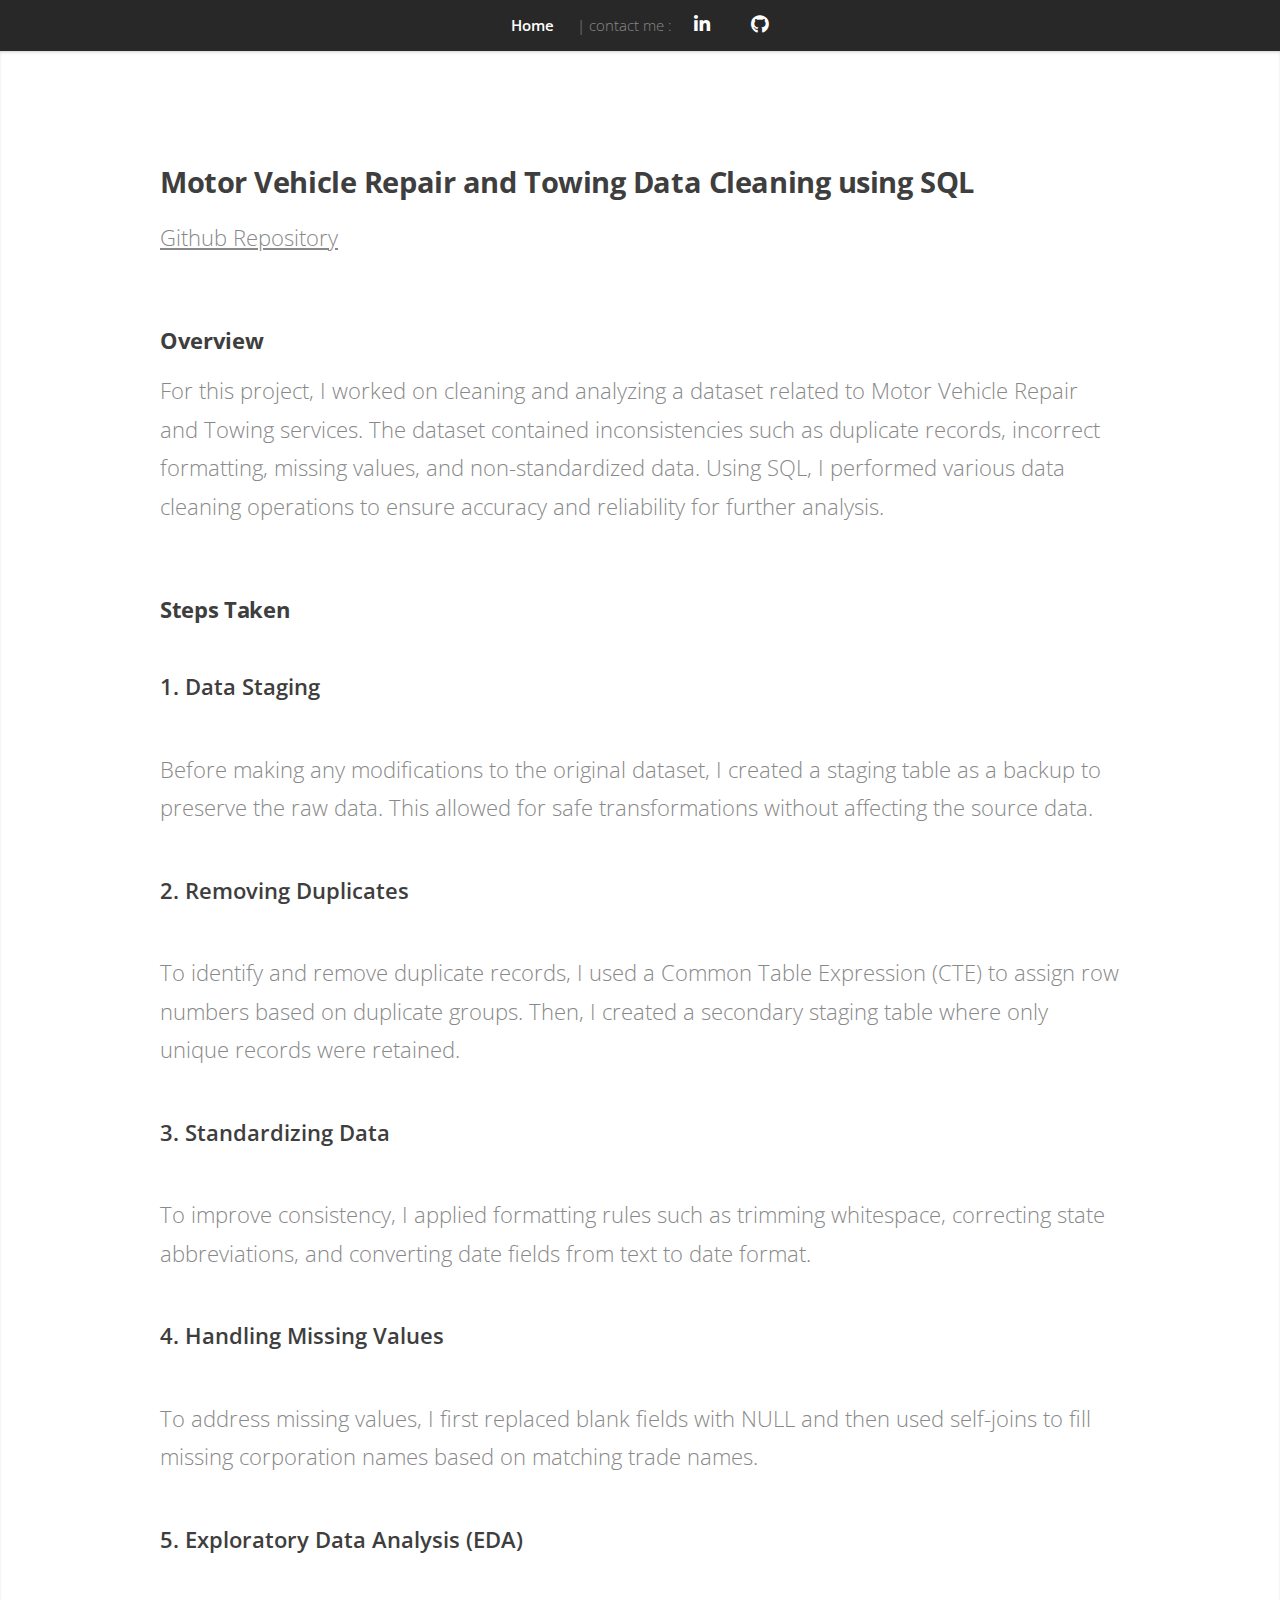
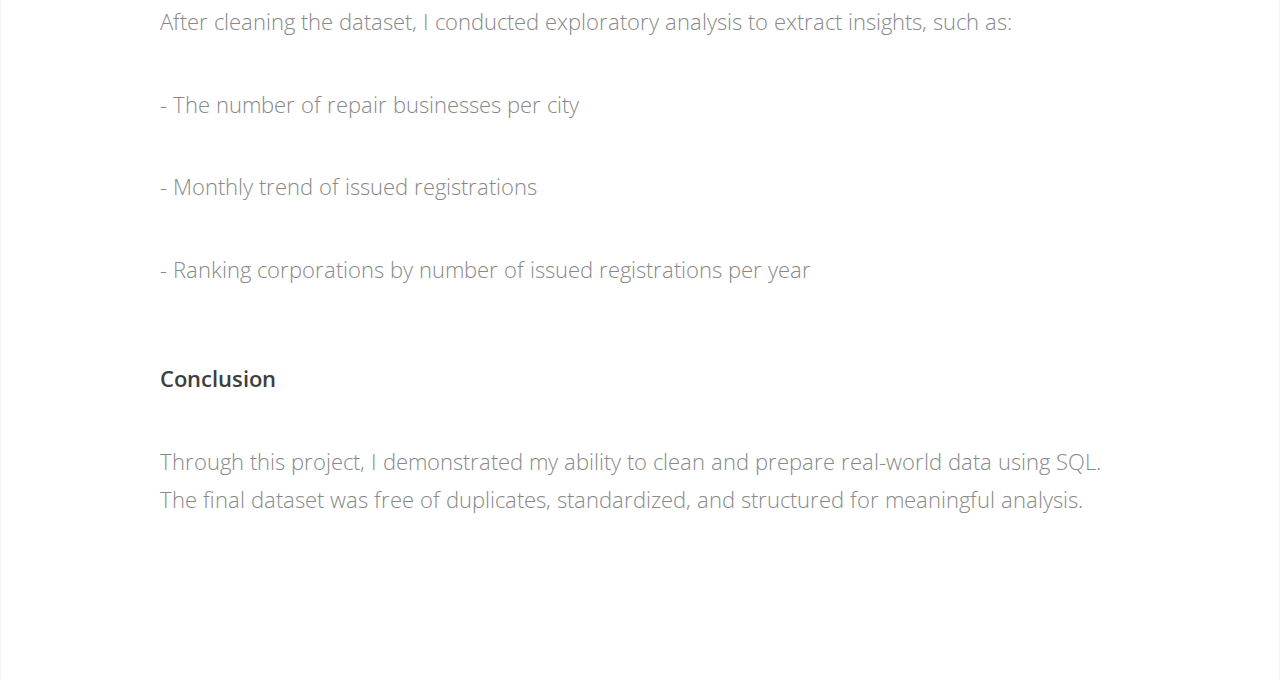
<file: sql_cleaning.html>
<!DOCTYPE HTML>
<!--
	Miniport by HTML5 UP
	html5up.net | @ajlkn
	Free for personal and commercial use under the CCA 3.0 license (html5up.net/license)
-->
<html>
	<head>
		<title>SQL Data Cleaning</title>
		<meta charset="utf-8" />
		<meta name="viewport" content="width=device-width, initial-scale=1, user-scalable=no" />
		<link rel="stylesheet" href="assets/css/main.css" />
		<link rel="icon" href="/Icon.png">
		
	</head>
	<body class="is-preload">
		
		<!-- Nav -->
		<nav id="nav">
			<ul class="container">
				<li><a href="index.html">Home</a></li>
				<li> | </li>
				<li> contact me :</li>
				<li><a target="_blank" rel="noreferrer noopener" href="https://www.linkedin.com/in/hojjat-kamyabi-474595319/" class="icon brands fa-linkedin-in"><span class="label">LinkedIn</span></a></li>
				<li><a target="_blank" rel="noreferrer noopener" href="https://github.com/HojjatKamyabi" class="icon brands fa-github"><span class="label">Github</span></a></li>
				
			</ul>
		</nav>

		<!-- Home -->
		<article id="top" class="wrapper style1">
			<div class="container">

				<H2>Motor Vehicle Repair and Towing Data Cleaning using SQL</H2>
				<p><a target="_blank" rel="noreferrer noopener" href="https://github.com/HojjatKamyabi/sql_data_cleaning">Github Repository</a></p>
				<br>
				<h3>Overview</h3>
				<p>For this project, I worked on cleaning and analyzing a dataset related to Motor Vehicle Repair and Towing services. The dataset contained inconsistencies such as duplicate records, incorrect formatting, missing values, and non-standardized data. Using SQL, I performed various data cleaning operations to ensure accuracy and reliability for further analysis.</p>
				<br>
				<h3>Steps Taken</h3>
				<br>
				<p><strong>1. Data Staging</strong></p>
				<p>Before making any modifications to the original dataset, I created a staging table as a backup to preserve the raw data. This allowed for safe transformations without affecting the source data.</p>
				<p><strong>2. Removing Duplicates</strong></p>
				<p>To identify and remove duplicate records, I used a Common Table Expression (CTE) to assign row numbers based on duplicate groups. Then, I created a secondary staging table where only unique records were retained.</p>
				<p><strong>3. Standardizing Data</strong></p>
				<p>To improve consistency, I applied formatting rules such as trimming whitespace, correcting state abbreviations, and converting date fields from text to date format.</p>
				<p><strong>4. Handling Missing Values</strong></p>
				<p>To address missing values, I first replaced blank fields with NULL and then used self-joins to fill missing corporation names based on matching trade names.</p>
				<p><strong>5. Exploratory Data Analysis (EDA)</strong></p>
				<p>After cleaning the dataset, I conducted exploratory analysis to extract insights, such as:
					
						<p>- The number of repair businesses per city</p>
						<p>- Monthly trend of issued registrations</p>
						<p>- Ranking corporations by number of issued registrations per year</p>
			
				</p>
				<br>
				<p><strong>Conclusion</strong></p>
				<p>Through this project, I demonstrated my ability to clean and prepare real-world data using SQL. The final dataset was free of duplicates, standardized, and structured for meaningful analysis.</p>


				



			</div>
		</article>

    </body>
    </html>
</file>
<file: assets/css/main.css>
@import url("https://fonts.googleapis.com/css?family=Open+Sans:300,300italic,600,600italic,700");
@import url("fontawesome-all.min.css");

/*
	Miniport by HTML5 UP
	html5up.net | @ajlkn
	Free for personal and commercial use under the CCA 3.0 license (html5up.net/license)
*/

html, body, div, span, applet, object,
iframe, h1, h2, h3, h4, h5, h6, p, blockquote,
pre, a, abbr, acronym, address, big, cite,
code, del, dfn, em, img, ins, kbd, q, s, samp,
small, strike, strong, sub, sup, tt, var, b,
u, i, center, dl, dt, dd, ol, ul, li, fieldset,
form, label, legend, table, caption, tbody,
tfoot, thead, tr, th, td, article, aside,
canvas, details, embed, figure, figcaption,
footer, header, hgroup, menu, nav, output, ruby,
section, summary, time, mark, audio, video {
	margin: 0;
	padding: 0;
	border: 0;
	font-size: 100%;
	font: inherit;
	vertical-align: baseline;}

article, aside, details, figcaption, figure,
footer, header, hgroup, menu, nav, section {
	display: block;}

body {
	line-height: 1;
}

ol, ul {
	list-style: none;
}

blockquote, q {
	quotes: none;
}

	blockquote:before, blockquote:after, q:before, q:after {
		content: '';
		content: none;
	}

table {
	border-collapse: collapse;
	border-spacing: 0;
}

body {
	-webkit-text-size-adjust: none;
}

mark {
	background-color: transparent;
	color: inherit;
}

input::-moz-focus-inner {
	border: 0;
	padding: 0;
}

input, select, textarea {
	-moz-appearance: none;
	-webkit-appearance: none;
	-ms-appearance: none;
	appearance: none;
}

/* Basic */

	html {
		box-sizing: border-box;
	}

	*, *:before, *:after {
		box-sizing: inherit;
	}

	body {
		padding-top: 3.5em;
	}

		body.is-preload *, body.is-preload *:before, body.is-preload *:after {
			-moz-animation: none !important;
			-webkit-animation: none !important;
			-ms-animation: none !important;
			animation: none !important;
			-moz-transition: none !important;
			-webkit-transition: none !important;
			-ms-transition: none !important;
			transition: none !important;
		}

	body, input, textarea, select {
		font-family: 'Open Sans', sans-serif;
		line-height: 1.85em;
		color: #888;
		font-weight: 300;
		font-size: 13pt;
	}

	a {
		-moz-transition: color .2s ease-in-out;
		-webkit-transition: color .2s ease-in-out;
		-ms-transition: color .2s ease-in-out;
		transition: color .2s ease-in-out;
		color: #43B3E0;
		text-decoration: underline;
	}

		a:hover {
			color: #43bff0 !important;
		}

		a img {
			border: 0;
		}

	b, strong {
		font-weight: 600;
		color: #3e3e3e;
	}

	i, em {
		font-style: italic;
	}

	sub {
		position: relative;
		top: 0.5em;
		font-size: 0.8em;
	}

	sup {
		position: relative;
		top: -0.5em;
		font-size: 0.8em;
	}

	blockquote {
		border-left: solid 0.75em #eee;
		padding: 1em 0 1em 1.5em;
		font-style: italic;
	}

	h1, h2, h3, h4, h5, h6 {
		color: #3e3e3e;
		margin: 0 0 0.75em 0;
	}

	h1 a, h2 a, h3 a, h4 a, h5 a, h6 a {
		text-decoration: none;
		color: inherit;
	}

	h2, h3, h4, h5, h6 {
		font-weight: 700;
	}

	h1 {
		font-size: 3.25em;
		letter-spacing: -0.025em;
		font-weight: 300;
	}

		h1 strong {
			font-weight: 700;
		}

	h2 {
		font-size: 2em;
		letter-spacing: -0.015em;
	}

	h3 {
		font-size: 1.5em;
		letter-spacing: -0.015em;
	}

	em, i {
		font-style: italic;
	}

	br.clear {
		clear: both;
	}

	hr {
		border: 0;
		border-top: solid 1px #444;
		border-top-color: rgba(0, 0, 0, 0.35);
		box-shadow: 0px 1px 0px 0px rgba(255, 255, 255, 0.1);
		height: 1px;
		margin: 3em 0;
	}

	p, ul, ol, dl, table {
		margin-bottom: 2em;
	}

	header {
		margin: 0 0 3em 0;
	}

		header > p {
			font-size: 1.25em;
			margin: 0;
		}

	footer {
		margin: 3em 0 0 0;
	}

		footer > p {
			font-size: 1.25em;
		}

/* Container */

	.container {
		margin: 0 auto;
		max-width: calc(100% - 50px);
		width: 1200px;
	}

		.container.medium {
			width: 900px;
		}

		@media screen and (max-width: 1680px) {

			.container {
				width: 1200px;
			}

				.container.medium {
					width: 900px;
				}

		}

		@media screen and (max-width: 1280px) {

			.container {
				width: 960px;
			}

				.container.medium {
					width: 720px;
				}

		}

		@media screen and (max-width: 980px) {

			.container {
				width: 100%;
			}

				.container.medium {
					width: 75%;
				}

		}

		@media screen and (max-width: 736px) {

			.container {
				width: 100%;
				max-width: calc(100% - 30px);
			}

				.container.medium {
					width: 100%;
				}

		}

/* Row */

	.row {
		display: flex;
		flex-wrap: wrap;
		box-sizing: border-box;
		align-items: stretch;
	}

		.row > * {
			box-sizing: border-box;
		}

		.row.gtr-uniform > * > :last-child {
			margin-bottom: 0;
		}

		.row.aln-left {
			justify-content: flex-start;
		}

		.row.aln-center {
			justify-content: center;
		}

		.row.aln-right {
			justify-content: flex-end;
		}

		.row.aln-top {
			align-items: flex-start;
		}

		.row.aln-middle {
			align-items: center;
		}

		.row.aln-bottom {
			align-items: flex-end;
		}

		.row > .imp {
			order: -1;
		}

		.row > .col-1 {
			width: 8.33333%;
		}

		.row > .off-1 {
			margin-left: 8.33333%;
		}

		.row > .col-2 {
			width: 16.66667%;
		}

		.row > .off-2 {
			margin-left: 16.66667%;
		}

		.row > .col-3 {
			width: 25%;
		}

		.row > .off-3 {
			margin-left: 25%;
		}

		.row > .col-4 {
			width: 33.33333%;
		}

		.row > .off-4 {
			margin-left: 33.33333%;
		}

		.row > .col-5 {
			width: 41.66667%;
		}

		.row > .off-5 {
			margin-left: 41.66667%;
		}

		.row > .col-6 {
			width: 50%;
		}

		.row > .off-6 {
			margin-left: 50%;
		}

		.row > .col-7 {
			width: 58.33333%;
		}

		.row > .off-7 {
			margin-left: 58.33333%;
		}

		.row > .col-8 {
			width: 66.66667%;
		}

		.row > .off-8 {
			margin-left: 66.66667%;
		}

		.row > .col-9 {
			width: 75%;
		}

		.row > .off-9 {
			margin-left: 75%;
		}

		.row > .col-10 {
			width: 83.33333%;
		}

		.row > .off-10 {
			margin-left: 83.33333%;
		}

		.row > .col-11 {
			width: 91.66667%;
		}

		.row > .off-11 {
			margin-left: 91.66667%;
		}

		.row > .col-12 {
			width: 100%;
		}

		.row > .off-12 {
			margin-left: 100%;
		}

		.row.gtr-0 {
			margin-top: 0px;
			margin-left: 0px;
		}

			.row.gtr-0 > * {
				padding: 0px 0 0 0px;
			}

			.row.gtr-0.gtr-uniform {
				margin-top: 0px;
			}

				.row.gtr-0.gtr-uniform > * {
					padding-top: 0px;
				}

		.row.gtr-25 {
			margin-top: -6.25px;
			margin-left: -6.25px;
		}

			.row.gtr-25 > * {
				padding: 6.25px 0 0 6.25px;
			}

			.row.gtr-25.gtr-uniform {
				margin-top: -6.25px;
			}

				.row.gtr-25.gtr-uniform > * {
					padding-top: 6.25px;
				}

		.row.gtr-50 {
			margin-top: -12.5px;
			margin-left: -12.5px;
		}

			.row.gtr-50 > * {
				padding: 12.5px 0 0 12.5px;
			}

			.row.gtr-50.gtr-uniform {
				margin-top: -12.5px;
			}

				.row.gtr-50.gtr-uniform > * {
					padding-top: 12.5px;
				}

		.row {
			margin-top: -25px;
			margin-left: -25px;
		}

			.row > * {
				padding: 25px 0 0 25px;
			}

			.row.gtr-uniform {
				margin-top: -25px;
			}

				.row.gtr-uniform > * {
					padding-top: 25px;
				}

		.row.gtr-150 {
			margin-top: -37.5px;
			margin-left: -37.5px;
		}

			.row.gtr-150 > * {
				padding: 37.5px 0 0 37.5px;
			}

			.row.gtr-150.gtr-uniform {
				margin-top: -37.5px;
			}

				.row.gtr-150.gtr-uniform > * {
					padding-top: 37.5px;
				}

		.row.gtr-200 {
			margin-top: -50px;
			margin-left: -50px;
		}

			.row.gtr-200 > * {
				padding: 50px 0 0 50px;
			}

			.row.gtr-200.gtr-uniform {
				margin-top: -50px;
			}

				.row.gtr-200.gtr-uniform > * {
					padding-top: 50px;
				}

		@media screen and (max-width: 1680px) {

			.row {
				display: flex;
				flex-wrap: wrap;
				box-sizing: border-box;
				align-items: stretch;
			}

				.row > * {
					box-sizing: border-box;
				}

				.row.gtr-uniform > * > :last-child {
					margin-bottom: 0;
				}

				.row.aln-left {
					justify-content: flex-start;
				}

				.row.aln-center {
					justify-content: center;
				}

				.row.aln-right {
					justify-content: flex-end;
				}

				.row.aln-top {
					align-items: flex-start;
				}

				.row.aln-middle {
					align-items: center;
				}

				.row.aln-bottom {
					align-items: flex-end;
				}

				.row > .imp-xlarge {
					order: -1;
				}

				.row > .col-1-xlarge {
					width: 8.33333%;
				}

				.row > .off-1-xlarge {
					margin-left: 8.33333%;
				}

				.row > .col-2-xlarge {
					width: 16.66667%;
				}

				.row > .off-2-xlarge {
					margin-left: 16.66667%;
				}

				.row > .col-3-xlarge {
					width: 25%;
				}

				.row > .off-3-xlarge {
					margin-left: 25%;
				}

				.row > .col-4-xlarge {
					width: 33.33333%;
				}

				.row > .off-4-xlarge {
					margin-left: 33.33333%;
				}

				.row > .col-5-xlarge {
					width: 41.66667%;
				}

				.row > .off-5-xlarge {
					margin-left: 41.66667%;
				}

				.row > .col-6-xlarge {
					width: 50%;
				}

				.row > .off-6-xlarge {
					margin-left: 50%;
				}

				.row > .col-7-xlarge {
					width: 58.33333%;
				}

				.row > .off-7-xlarge {
					margin-left: 58.33333%;
				}

				.row > .col-8-xlarge {
					width: 66.66667%;
				}

				.row > .off-8-xlarge {
					margin-left: 66.66667%;
				}

				.row > .col-9-xlarge {
					width: 75%;
				}

				.row > .off-9-xlarge {
					margin-left: 75%;
				}

				.row > .col-10-xlarge {
					width: 83.33333%;
				}

				.row > .off-10-xlarge {
					margin-left: 83.33333%;
				}

				.row > .col-11-xlarge {
					width: 91.66667%;
				}

				.row > .off-11-xlarge {
					margin-left: 91.66667%;
				}

				.row > .col-12-xlarge {
					width: 100%;
				}

				.row > .off-12-xlarge {
					margin-left: 100%;
				}

				.row.gtr-0 {
					margin-top: 0px;
					margin-left: 0px;
				}

					.row.gtr-0 > * {
						padding: 0px 0 0 0px;
					}

					.row.gtr-0.gtr-uniform {
						margin-top: 0px;
					}

						.row.gtr-0.gtr-uniform > * {
							padding-top: 0px;
						}

				.row.gtr-25 {
					margin-top: -6.25px;
					margin-left: -6.25px;
				}

					.row.gtr-25 > * {
						padding: 6.25px 0 0 6.25px;
					}

					.row.gtr-25.gtr-uniform {
						margin-top: -6.25px;
					}

						.row.gtr-25.gtr-uniform > * {
							padding-top: 6.25px;
						}

				.row.gtr-50 {
					margin-top: -12.5px;
					margin-left: -12.5px;
				}

					.row.gtr-50 > * {
						padding: 12.5px 0 0 12.5px;
					}

					.row.gtr-50.gtr-uniform {
						margin-top: -12.5px;
					}

						.row.gtr-50.gtr-uniform > * {
							padding-top: 12.5px;
						}

				.row {
					margin-top: -25px;
					margin-left: -25px;
				}

					.row > * {
						padding: 25px 0 0 25px;
					}

					.row.gtr-uniform {
						margin-top: -25px;
					}

						.row.gtr-uniform > * {
							padding-top: 25px;
						}

				.row.gtr-150 {
					margin-top: -37.5px;
					margin-left: -37.5px;
				}

					.row.gtr-150 > * {
						padding: 37.5px 0 0 37.5px;
					}

					.row.gtr-150.gtr-uniform {
						margin-top: -37.5px;
					}

						.row.gtr-150.gtr-uniform > * {
							padding-top: 37.5px;
						}

				.row.gtr-200 {
					margin-top: -50px;
					margin-left: -50px;
				}

					.row.gtr-200 > * {
						padding: 50px 0 0 50px;
					}

					.row.gtr-200.gtr-uniform {
						margin-top: -50px;
					}

						.row.gtr-200.gtr-uniform > * {
							padding-top: 50px;
						}

		}

		@media screen and (max-width: 1280px) {

			.row {
				display: flex;
				flex-wrap: wrap;
				box-sizing: border-box;
				align-items: stretch;
			}

				.row > * {
					box-sizing: border-box;
				}

				.row.gtr-uniform > * > :last-child {
					margin-bottom: 0;
				}

				.row.aln-left {
					justify-content: flex-start;
				}

				.row.aln-center {
					justify-content: center;
				}

				.row.aln-right {
					justify-content: flex-end;
				}

				.row.aln-top {
					align-items: flex-start;
				}

				.row.aln-middle {
					align-items: center;
				}

				.row.aln-bottom {
					align-items: flex-end;
				}

				.row > .imp-large {
					order: -1;
				}

				.row > .col-1-large {
					width: 8.33333%;
				}

				.row > .off-1-large {
					margin-left: 8.33333%;
				}

				.row > .col-2-large {
					width: 16.66667%;
				}

				.row > .off-2-large {
					margin-left: 16.66667%;
				}

				.row > .col-3-large {
					width: 25%;
				}

				.row > .off-3-large {
					margin-left: 25%;
				}

				.row > .col-4-large {
					width: 33.33333%;
				}

				.row > .off-4-large {
					margin-left: 33.33333%;
				}

				.row > .col-5-large {
					width: 41.66667%;
				}

				.row > .off-5-large {
					margin-left: 41.66667%;
				}

				.row > .col-6-large {
					width: 50%;
				}

				.row > .off-6-large {
					margin-left: 50%;
				}

				.row > .col-7-large {
					width: 58.33333%;
				}

				.row > .off-7-large {
					margin-left: 58.33333%;
				}

				.row > .col-8-large {
					width: 66.66667%;
				}

				.row > .off-8-large {
					margin-left: 66.66667%;
				}

				.row > .col-9-large {
					width: 75%;
				}

				.row > .off-9-large {
					margin-left: 75%;
				}

				.row > .col-10-large {
					width: 83.33333%;
				}

				.row > .off-10-large {
					margin-left: 83.33333%;
				}

				.row > .col-11-large {
					width: 91.66667%;
				}

				.row > .off-11-large {
					margin-left: 91.66667%;
				}

				.row > .col-12-large {
					width: 100%;
				}

				.row > .off-12-large {
					margin-left: 100%;
				}

				.row.gtr-0 {
					margin-top: 0px;
					margin-left: 0px;
				}

					.row.gtr-0 > * {
						padding: 0px 0 0 0px;
					}

					.row.gtr-0.gtr-uniform {
						margin-top: 0px;
					}

						.row.gtr-0.gtr-uniform > * {
							padding-top: 0px;
						}

				.row.gtr-25 {
					margin-top: -6.25px;
					margin-left: -6.25px;
				}

					.row.gtr-25 > * {
						padding: 6.25px 0 0 6.25px;
					}

					.row.gtr-25.gtr-uniform {
						margin-top: -6.25px;
					}

						.row.gtr-25.gtr-uniform > * {
							padding-top: 6.25px;
						}

				.row.gtr-50 {
					margin-top: -12.5px;
					margin-left: -12.5px;
				}

					.row.gtr-50 > * {
						padding: 12.5px 0 0 12.5px;
					}

					.row.gtr-50.gtr-uniform {
						margin-top: -12.5px;
					}

						.row.gtr-50.gtr-uniform > * {
							padding-top: 12.5px;
						}

				.row {
					margin-top: -25px;
					margin-left: -25px;
				}

					.row > * {
						padding: 25px 0 0 25px;
					}

					.row.gtr-uniform {
						margin-top: -25px;
					}

						.row.gtr-uniform > * {
							padding-top: 25px;
						}

				.row.gtr-150 {
					margin-top: -37.5px;
					margin-left: -37.5px;
				}

					.row.gtr-150 > * {
						padding: 37.5px 0 0 37.5px;
					}

					.row.gtr-150.gtr-uniform {
						margin-top: -37.5px;
					}

						.row.gtr-150.gtr-uniform > * {
							padding-top: 37.5px;
						}

				.row.gtr-200 {
					margin-top: -50px;
					margin-left: -50px;
				}

					.row.gtr-200 > * {
						padding: 50px 0 0 50px;
					}

					.row.gtr-200.gtr-uniform {
						margin-top: -50px;
					}

						.row.gtr-200.gtr-uniform > * {
							padding-top: 50px;
						}

		}

		@media screen and (max-width: 980px) {

			.row {
				display: flex;
				flex-wrap: wrap;
				box-sizing: border-box;
				align-items: stretch;
			}

				.row > * {
					box-sizing: border-box;
				}

				.row.gtr-uniform > * > :last-child {
					margin-bottom: 0;
				}

				.row.aln-left {
					justify-content: flex-start;
				}

				.row.aln-center {
					justify-content: center;
				}

				.row.aln-right {
					justify-content: flex-end;
				}

				.row.aln-top {
					align-items: flex-start;
				}

				.row.aln-middle {
					align-items: center;
				}

				.row.aln-bottom {
					align-items: flex-end;
				}

				.row > .imp-medium {
					order: -1;
				}

				.row > .col-1-medium {
					width: 8.33333%;
				}

				.row > .off-1-medium {
					margin-left: 8.33333%;
				}

				.row > .col-2-medium {
					width: 16.66667%;
				}

				.row > .off-2-medium {
					margin-left: 16.66667%;
				}

				.row > .col-3-medium {
					width: 25%;
				}

				.row > .off-3-medium {
					margin-left: 25%;
				}

				.row > .col-4-medium {
					width: 33.33333%;
				}

				.row > .off-4-medium {
					margin-left: 33.33333%;
				}

				.row > .col-5-medium {
					width: 41.66667%;
				}

				.row > .off-5-medium {
					margin-left: 41.66667%;
				}

				.row > .col-6-medium {
					width: 50%;
				}

				.row > .off-6-medium {
					margin-left: 50%;
				}

				.row > .col-7-medium {
					width: 58.33333%;
				}

				.row > .off-7-medium {
					margin-left: 58.33333%;
				}

				.row > .col-8-medium {
					width: 66.66667%;
				}

				.row > .off-8-medium {
					margin-left: 66.66667%;
				}

				.row > .col-9-medium {
					width: 75%;
				}

				.row > .off-9-medium {
					margin-left: 75%;
				}

				.row > .col-10-medium {
					width: 83.33333%;
				}

				.row > .off-10-medium {
					margin-left: 83.33333%;
				}

				.row > .col-11-medium {
					width: 91.66667%;
				}

				.row > .off-11-medium {
					margin-left: 91.66667%;
				}

				.row > .col-12-medium {
					width: 100%;
				}

				.row > .off-12-medium {
					margin-left: 100%;
				}

				.row.gtr-0 {
					margin-top: 0px;
					margin-left: 0px;
				}

					.row.gtr-0 > * {
						padding: 0px 0 0 0px;
					}

					.row.gtr-0.gtr-uniform {
						margin-top: 0px;
					}

						.row.gtr-0.gtr-uniform > * {
							padding-top: 0px;
						}

				.row.gtr-25 {
					margin-top: -6.25px;
					margin-left: -6.25px;
				}

					.row.gtr-25 > * {
						padding: 6.25px 0 0 6.25px;
					}

					.row.gtr-25.gtr-uniform {
						margin-top: -6.25px;
					}

						.row.gtr-25.gtr-uniform > * {
							padding-top: 6.25px;
						}

				.row.gtr-50 {
					margin-top: -12.5px;
					margin-left: -12.5px;
				}

					.row.gtr-50 > * {
						padding: 12.5px 0 0 12.5px;
					}

					.row.gtr-50.gtr-uniform {
						margin-top: -12.5px;
					}

						.row.gtr-50.gtr-uniform > * {
							padding-top: 12.5px;
						}

				.row {
					margin-top: -25px;
					margin-left: -25px;
				}

					.row > * {
						padding: 25px 0 0 25px;
					}

					.row.gtr-uniform {
						margin-top: -25px;
					}

						.row.gtr-uniform > * {
							padding-top: 25px;
						}

				.row.gtr-150 {
					margin-top: -37.5px;
					margin-left: -37.5px;
				}

					.row.gtr-150 > * {
						padding: 37.5px 0 0 37.5px;
					}

					.row.gtr-150.gtr-uniform {
						margin-top: -37.5px;
					}

						.row.gtr-150.gtr-uniform > * {
							padding-top: 37.5px;
						}

				.row.gtr-200 {
					margin-top: -50px;
					margin-left: -50px;
				}

					.row.gtr-200 > * {
						padding: 50px 0 0 50px;
					}

					.row.gtr-200.gtr-uniform {
						margin-top: -50px;
					}

						.row.gtr-200.gtr-uniform > * {
							padding-top: 50px;
						}

		}

		@media screen and (max-width: 736px) {

			.row {
				display: flex;
				flex-wrap: wrap;
				box-sizing: border-box;
				align-items: stretch;
			}

				.row > * {
					box-sizing: border-box;
				}

				.row.gtr-uniform > * > :last-child {
					margin-bottom: 0;
				}

				.row.aln-left {
					justify-content: flex-start;
				}

				.row.aln-center {
					justify-content: center;
				}

				.row.aln-right {
					justify-content: flex-end;
				}

				.row.aln-top {
					align-items: flex-start;
				}

				.row.aln-middle {
					align-items: center;
				}

				.row.aln-bottom {
					align-items: flex-end;
				}

				.row > .imp-small {
					order: -1;
				}

				.row > .col-1-small {
					width: 8.33333%;
				}

				.row > .off-1-small {
					margin-left: 8.33333%;
				}

				.row > .col-2-small {
					width: 16.66667%;
				}

				.row > .off-2-small {
					margin-left: 16.66667%;
				}

				.row > .col-3-small {
					width: 25%;
				}

				.row > .off-3-small {
					margin-left: 25%;
				}

				.row > .col-4-small {
					width: 33.33333%;
				}

				.row > .off-4-small {
					margin-left: 33.33333%;
				}

				.row > .col-5-small {
					width: 41.66667%;
				}

				.row > .off-5-small {
					margin-left: 41.66667%;
				}

				.row > .col-6-small {
					width: 50%;
				}

				.row > .off-6-small {
					margin-left: 50%;
				}

				.row > .col-7-small {
					width: 58.33333%;
				}

				.row > .off-7-small {
					margin-left: 58.33333%;
				}

				.row > .col-8-small {
					width: 66.66667%;
				}

				.row > .off-8-small {
					margin-left: 66.66667%;
				}

				.row > .col-9-small {
					width: 75%;
				}

				.row > .off-9-small {
					margin-left: 75%;
				}

				.row > .col-10-small {
					width: 83.33333%;
				}

				.row > .off-10-small {
					margin-left: 83.33333%;
				}

				.row > .col-11-small {
					width: 91.66667%;
				}

				.row > .off-11-small {
					margin-left: 91.66667%;
				}

				.row > .col-12-small {
					width: 100%;
				}

				.row > .off-12-small {
					margin-left: 100%;
				}

				.row.gtr-0 {
					margin-top: 0px;
					margin-left: 0px;
				}

					.row.gtr-0 > * {
						padding: 0px 0 0 0px;
					}

					.row.gtr-0.gtr-uniform {
						margin-top: 0px;
					}

						.row.gtr-0.gtr-uniform > * {
							padding-top: 0px;
						}

				.row.gtr-25 {
					margin-top: -3.75px;
					margin-left: -3.75px;
				}

					.row.gtr-25 > * {
						padding: 3.75px 0 0 3.75px;
					}

					.row.gtr-25.gtr-uniform {
						margin-top: -3.75px;
					}

						.row.gtr-25.gtr-uniform > * {
							padding-top: 3.75px;
						}

				.row.gtr-50 {
					margin-top: -7.5px;
					margin-left: -7.5px;
				}

					.row.gtr-50 > * {
						padding: 7.5px 0 0 7.5px;
					}

					.row.gtr-50.gtr-uniform {
						margin-top: -7.5px;
					}

						.row.gtr-50.gtr-uniform > * {
							padding-top: 7.5px;
						}

				.row {
					margin-top: -15px;
					margin-left: -15px;
				}

					.row > * {
						padding: 15px 0 0 15px;
					}

					.row.gtr-uniform {
						margin-top: -15px;
					}

						.row.gtr-uniform > * {
							padding-top: 15px;
						}

				.row.gtr-150 {
					margin-top: -22.5px;
					margin-left: -22.5px;
				}

					.row.gtr-150 > * {
						padding: 22.5px 0 0 22.5px;
					}

					.row.gtr-150.gtr-uniform {
						margin-top: -22.5px;
					}

						.row.gtr-150.gtr-uniform > * {
							padding-top: 22.5px;
						}

				.row.gtr-200 {
					margin-top: -30px;
					margin-left: -30px;
				}

					.row.gtr-200 > * {
						padding: 30px 0 0 30px;
					}

					.row.gtr-200.gtr-uniform {
						margin-top: -30px;
					}

						.row.gtr-200.gtr-uniform > * {
							padding-top: 30px;
						}

		}

/* Form */

	form label {
		color: #3e3e3e;
		font-weight: 700;
		display: block;
		margin: 0 0 0.5em 0;
	}

	form input[type=text],
	form input[type=email],
	form input[type=password],
	form select,
	form textarea {
		-moz-transition: background .2s ease-in-out, box-shadow .2s ease-in-out;
		-webkit-transition: background .2s ease-in-out, box-shadow .2s ease-in-out;
		-ms-transition: background .2s ease-in-out, box-shadow .2s ease-in-out;
		transition: background .2s ease-in-out, box-shadow .2s ease-in-out;
		-webkit-appearance: none;
		display: block;
		border: 0;
		padding: 0.75em;
		font-size: 1em;
		border-radius: 8px;
		border: solid 1px #ddd;
		background: #fff;
		color: #bbb;
		box-shadow: inset 0px 2px 3px 1px rgba(0, 0, 0, 0.05), 0px 1px 0px 0px rgba(255, 255, 255, 0.025);
		width: 100%;
	}

		form input[type=text]:focus,
		form input[type=email]:focus,
		form input[type=password]:focus,
		form select:focus,
		form textarea:focus {
			background: #fafafa;
			box-shadow: inset 0px 2px 5px 0px rgba(0, 0, 0, 0.05), 0px 1px 0px 0px rgba(255, 255, 255, 0.025), inset 0px 0px 2px 1px #43bff0;
		}

	form textarea {
		height: 15em;
	}

	form .actions:last-child {
		margin-bottom: 0;
	}

	form ::-webkit-input-placeholder {
		color: #555 !important;
	}

	form :-moz-placeholder {
		color: #555 !important;
	}

	form ::-moz-placeholder {
		color: #555 !important;
	}

	form :-ms-input-placeholder {
		color: #555 !important;
	}

	form ::-moz-focus-inner {
		border: 0;
	}

/* Tables */

	table {
		width: 100%;
	}

		table.default {
			width: 100%;
		}

			table.default tr {
				border-top: solid 1px #eee;
			}

				table.default tr:first-child {
					border-top: 0;
				}

			table.default td {
				padding: 0.5em 1em 0.5em 1em;
			}

			table.default th {
				text-align: left;
				padding: 0.5em 1em 0.5em 1em;
				font-weight: 600;
				margin: 0 0 1em 0;
			}

			table.default thead {
				background: #4f4f4f;
				color: #fff;
			}

/* Section/Article */

	section, article {
		margin-bottom: 3em;
	}

	section > :last-child,
	article > :last-child,
	section:last-child,
	article:last-child {
		margin-bottom: 0;
	}

/* Image */

	.image {
		display: inline-block;
		position: relative;
	}

		.image img {
			display: block;
			width: 100%;
		}

		.image.fit {
			display: block;
			width: 100%;
		}

		.image.featured {
			display: block;
			width: 100%;
			margin: 0 0 2em 0;
		}

		.image.left {
			float: left;
			margin: 0 2em 2em 0;
		}

		.image.centered {
			display: block;
			margin: 0 0 2em 0;
		}

			.image.centered img {
				margin: 0 auto;
				width: auto;
			}

/* Button */

	input[type="button"],
	input[type="submit"],
	input[type="reset"],
	button,
	.button {
		background-image: url("images/bg.png"), -moz-linear-gradient(top, rgba(0, 0, 0, 0), rgba(0, 0, 0, 0.2));
		background-image: url("images/bg.png"), -webkit-linear-gradient(top, rgba(0, 0, 0, 0), rgba(0, 0, 0, 0.2));
		background-image: url("images/bg.png"), -ms-linear-gradient(top, rgba(0, 0, 0, 0), rgba(0, 0, 0, 0.2));
		background-image: url("images/bg.png"), linear-gradient(top, rgba(0, 0, 0, 0), rgba(0, 0, 0, 0.2));
		-moz-transition: background-color .2s ease-in-out;
		-webkit-transition: background-color .2s ease-in-out;
		-ms-transition: background-color .2s ease-in-out;
		transition: background-color .2s ease-in-out;
		-webkit-appearance: none;
		position: relative;
		display: inline-block;
		color: #fff !important;
		text-decoration: none;
		font-weight: 700;
		border: 0;
		outline: 0;
		cursor: pointer;
		border-radius: 8px;
		text-shadow: -1px -1px 0.5px rgba(0, 0, 0, 0.5);
		overflow: hidden;
		box-shadow: inset 0px 0px 0px 1px rgba(0, 0, 0, 0.5), inset 0px 2px 1px 0px rgba(255, 255, 255, 0.75);
		background-color: #43B3E0;
		padding: 1em 2.35em 1em 2.35em;
		font-size: 1.1em;
		max-width: 24em;
	}

		input[type="button"]:hover,
		input[type="submit"]:hover,
		input[type="reset"]:hover,
		button:hover,
		.button:hover {
			background-color: #43bff0;
			color: #fff !important;
		}

		input[type="button"]:active,
		input[type="submit"]:active,
		input[type="reset"]:active,
		button:active,
		.button:active {
			background-color: #3BA8D3;
			top: 1px;
		}

		input[type="button"].large,
		input[type="submit"].large,
		input[type="reset"].large,
		button.large,
		.button.large {
			font-size: 1.5em;
			letter-spacing: -0.025em;
		}

		input[type="button"].alt,
		input[type="submit"].alt,
		input[type="reset"].alt,
		button.alt,
		.button.alt {
			background-color: #444;
			box-shadow: inset 0px 0px 0px 1px #242424, inset 0px 2px 1px 0px rgba(255, 255, 255, 0.2);
		}

			input[type="button"].alt:hover,
			input[type="submit"].alt:hover,
			input[type="reset"].alt:hover,
			button.alt:hover,
			.button.alt:hover {
				background-color: #4f4f4f;
				color: #fff !important;
			}

			input[type="button"].alt:active,
			input[type="submit"].alt:active,
			input[type="reset"].alt:active,
			button.alt:active,
			.button.alt:active {
				background-color: #3f3f3f;
			}

/* List */

	ul {
		list-style: disc;
		padding-left: 1em;
	}

		ul li {
			padding-left: 0.5em;
		}

	ol {
		list-style: decimal;
		padding-left: 1.25em;
	}

		ol li {
			padding-left: 0.25em;
		}

/* Social */

	ul.social {
		cursor: default;
		margin: 0;
		list-style: none;
		padding-left: 0;
	}

		ul.social li {
			position: relative;
			display: inline-block;
			margin: 0.25em;
			top: 0;
			padding-left: 0;
		}

			ul.social li a {
				-moz-transition: top .2s ease-in-out;
				-webkit-transition: top .2s ease-in-out;
				-ms-transition: top .2s ease-in-out;
				transition: top .2s ease-in-out;
				display: block;
				width: 48px;
				height: 48px;
				border-radius: 6px;
				top: 0;
				position: relative;
			}

				ul.social li a:before {
					background-image: url("images/bg.png"), -moz-linear-gradient(top, rgba(0, 0, 0, 0), rgba(0, 0, 0, 0.2));
					background-image: url("images/bg.png"), -webkit-linear-gradient(top, rgba(0, 0, 0, 0), rgba(0, 0, 0, 0.2));
					background-image: url("images/bg.png"), -ms-linear-gradient(top, rgba(0, 0, 0, 0), rgba(0, 0, 0, 0.2));
					background-image: url("images/bg.png"), linear-gradient(top, rgba(0, 0, 0, 0), rgba(0, 0, 0, 0.2));
					-moz-transition: background-color .2s ease-in-out;
					-webkit-transition: background-color .2s ease-in-out;
					-ms-transition: background-color .2s ease-in-out;
					transition: background-color .2s ease-in-out;
					background-color: #444;
					border-radius: 6px;
					box-shadow: inset 0px 0px 0px 1px #282828, inset 0px 2px 1px 0px rgba(255, 255, 255, 0.1);
					color: #2E2E2E !important;
					display: block;
					font-size: 26px;
					height: 48px;
					line-height: 48px;
					text-align: center;
					outline: 0;
					overflow: hidden;
					text-shadow: 1px 1px 0px rgba(255, 255, 255, 0.1);
					width: 48px;
				}

				ul.social li a.fa-twitter {
					background-color: #2DAAE4;
				}

				ul.social li a.fa-facebook-f {
					background-color: #3C5A98;
				}

				ul.social li a.fa-dribbble {
					background-color: #C4376B;
				}

				ul.social li a.fa-linkedin-in {
					background-color: #006599;
				}

				ul.social li a.fa-tumblr {
					background-color: #51718A;
				}

				ul.social li a.fa-google-plus {
					background-color: #DA2713;
				}

				ul.social li a.fa-github {
					background-color: #FAFAFA;
				}

				ul.social li a.fa-rss {
					background-color: #F2600B;
				}

				ul.social li a.fa-instagram {
					background-color: #E0D7C8;
				}

				ul.social li a.fa-foursquare {
					background-color: #39A3D4;
				}

				ul.social li a.fa-skype {
					background-color: #10BEF1;
				}

				ul.social li a.fa-soundcloud {
					background-color: #FE5419;
				}

				ul.social li a.fa-youtube {
					background-color: #BF2E25;
				}

				ul.social li a.fa-blogger {
					background-color: #FF6501;
				}

				ul.social li a.fa-flickr {
					background-color: #0062DB;
				}

				ul.social li a.fa-vimeo {
					background-color: #4C8AB0;
				}

				ul.social li a:hover {
					top: -5px;
				}

					ul.social li a:hover:before {
						background-color: transparent;
					}

/* Actions */

	ul.actions {
		list-style: none;
		padding-left: 0;
	}

		ul.actions li {
			display: inline-block;
			margin: 0 0 0 1em;
			padding-left: 0;
		}

			ul.actions li:first-child {
				margin-left: 0;
			}

/* Box */

	.box {
		background: #fff;
		box-shadow: inset 0px 0px 0px 1px rgba(0, 0, 0, 0.15), 0px 2px 3px 0px rgba(0, 0, 0, 0.1);
		text-align: center;
		padding: 2em;
	}

		.box.style1 {
			padding: 3em 2em 3.5em 2em;
		}

			.box.style1 h3 {
				margin-bottom: 0.5em;
			}

		.box.style2 h3 {
			margin-bottom: 0.25em;
		}

		.box.style2 .image {
			position: relative;
			left: 2em;
			top: 2em;
			margin: -4em 0 4em -4em;
			width: auto;
		}

/* Icons */

	.icon {
		text-decoration: none;
		text-decoration: none;
	}

		.icon:before {
			-moz-osx-font-smoothing: grayscale;
			-webkit-font-smoothing: antialiased;
			display: inline-block;
			font-style: normal;
			font-variant: normal;
			text-rendering: auto;
			line-height: 1;
			text-transform: none !important;
			font-family: 'Font Awesome 5 Free';
			font-weight: 400;
		}

		.icon:before {
			font-size: 1.25em;
		}

		.icon > .label {
			display: none;
		}

		.icon.solid:before {
			font-weight: 900;
		}

		.icon.brands:before {
			font-family: 'Font Awesome 5 Brands';
		}

		.icon.featured {
			color: #EA8A95;
			display: block;
			margin: 0 0 1.5em 0;
			cursor: default;
		}

			.icon.featured:before {
				font-size: 6em;
			}

/* Wrappers */

	.wrapper {
		background-image: url("images/bg.png");
		box-shadow: inset 0px 1px 0px 0px rgba(0, 0, 0, 0.05), inset 0px 2px 3px 0px rgba(0, 0, 0, 0.1);
		padding: 8em 0 8em 0;
		text-align: center;
	}

		.wrapper.style1 {
			background-image: none;
			background-color: #fff;
		}

		.wrapper.style2 {
			background-color: #fafafa;
			text-shadow: 1px 1px 0px #fff;
		}

		.wrapper.style3 {
			background-color: #f4f4f4;
			text-shadow: 1px 1px 0px #fff;
		}

		.wrapper.style4 {
			background-color: #303030;
			color: #999;
			text-shadow: -1px -1px 0px #181818;
		}

			.wrapper.style4 h1, .wrapper.style4 h2, .wrapper.style4 h3, .wrapper.style4 h4, .wrapper.style4 h5, .wrapper.style4 h6 {
				color: #fff;
			}

			.wrapper.style4 form input[type=text],
			.wrapper.style4 form input[type=password],
			.wrapper.style4 form select,
			.wrapper.style4 form textarea {
				border: none;
				background: #282828;
			}

				.wrapper.style4 form input[type=text]:focus,
				.wrapper.style4 form input[type=password]:focus,
				.wrapper.style4 form select:focus,
				.wrapper.style4 form textarea:focus {
					background: #252525;
				}

/* Nav */

	#nav {
		background-color: #282828;
		text-align: center;
		position: fixed;
		left: 0;
		top: 0;
		width: 100%;
		z-index: 10000;
		cursor: default;
		height: 3.5em;
		line-height: 3.5em;
	}

		#nav ul {
			margin-bottom: 0;
			list-style: none;
			padding-left: 0;
		}

		#nav li {
			display: inline-block;
			padding-left: 0;
		}

		#nav a {
			-moz-transition: background-color .2s ease-in-out;
			-webkit-transition: background-color .2s ease-in-out;
			-ms-transition: background-color .2s ease-in-out;
			transition: background-color .2s ease-in-out;
			position: relative;
			display: block;
			color: #fff;
			text-decoration: none;
			outline: 0;
			font-weight: 600;
			border-radius: 8px;
			color: #fff;
			height: 2.5em;
			line-height: 2.5em;
			padding: 0 1.25em;
		}

			#nav a:hover {
				color: #fff !important;
				background: #383838;
			}

			#nav a.active {
				background: #484848;
			}

				#nav a.active:before {
					content: '';
					display: block;
					position: absolute;
					bottom: -0.6em;
					left: 50%;
					margin-left: -0.75em;
					border-left: solid 0.75em transparent;
					border-right: solid 0.75em transparent;
					border-top: solid 0.6em #282828;
				}

/* Articles */

	body > article {
		margin-bottom: 0;
	}

	#top {
		padding: 10em 0 10em 0;
		text-align: left;
	}

		#top .image {
			border-radius: 100%;
			width: 20em;
			height: 20em;
			margin: 0;
		}

			#top .image img {
				border-radius: 100%;
			}

		#top h1 {
			margin-top: 0.35em;
		}

		#top p {
			font-size: 1.5em;
			line-height: 1.75em;
		}

			#top p a {
				color: inherit;
			}

	#contact footer {
		font-size: 0.9em;
	}

/* Copyright */

	#copyright {
		color: #666;
		font-size: 1em;
		line-height: 1em;
		list-style: none;
		padding-left: 0;
		margin-bottom: 0;
	}

		#copyright li {
			display: inline-block;
			border-left: solid 1px rgba(0, 0, 0, 0.5);
			box-shadow: -1px 0px 0px 0px rgba(255, 255, 255, 0.1);
			padding: 0 0 0 1em;
			margin: 0 0 0 1em;
		}

			#copyright li:first-child {
				border: 0;
				box-shadow: none;
				padding-left: 0;
				margin-left: 0;
			}

		#copyright a {
			-moz-transition: color .2s ease-in-out;
			-webkit-transition: color .2s ease-in-out;
			-ms-transition: color .2s ease-in-out;
			transition: color .2s ease-in-out;
			color: inherit;
		}

			#copyright a:hover {
				color: #777;
			}

/* Large */

	@media screen and (max-width: 1280px) {

		/* Basic */

			body {
				font-size: 11pt;
			}

			input, textarea, select {
				font-size: 11pt;
			}

			header {
				margin: 0 0 4em 0;
			}

		/* Wrappers */

			.wrapper {
				padding: 5em 0 5em 0;
				text-align: center;
			}

				.wrapper.style4 .row-special {
					margin: 2em 0 0 0;
					padding: 2em 0 2em 0;
				}

		/* Articles */

			#top {
				padding: 8em 0;
			}

				#top .image {
					width: 24em;
					height: 24em;
					margin: 0;
				}

	}

/* Medium */

	@media screen and (max-width: 980px) {

		/* Articles */

			#top {
				text-align: center;
				padding: 5em 0;
			}

				#top .image {
					margin: 0 auto 2em auto;
				}

	}

/* Small */

	@media screen and (max-width: 736px) {

		/* Basic */

			body {
				padding-top: 44px;
			}

			body, input, textarea, select {
				line-height: 1.75em;
				font-size: 10pt;
				letter-spacing: 0;
			}

			h1, h2, h3, h4, h5, h6 {
				font-size: 1.25em;
				margin: 0 0 0.4em 0;
			}

			h1 {
				font-size: 2.25em;
				line-height: 1.25em;
			}

			header {
				margin: 0 0 2em 0;
			}

				header > p {
					font-size: 1.25em;
				}

			footer {
				margin: 2.5em 0 0 0;
			}

				footer > p {
					font-size: 1.25em;
				}

			hr {
				margin: 1.5em 0 2em 0;
			}

		/* Section/Article */

			section, article {
				clear: both;
			}

		/* Button */

			input[type="button"],
			input[type="submit"],
			input[type="reset"],
			button,
			.button {
				text-align: center;
				font-size: 1.2em;
				width: 100%;
				padding: 1em 0 1em 0;
			}

				input[type="button"].large,
				input[type="submit"].large,
				input[type="reset"].large,
				button.large,
				.button.large {
					font-size: 1.2em;
					letter-spacing: 0;
				}

		/* Social */

			ul.social {
				padding: 1em 0.5em 0 0.5em;
			}

				ul.social li {
					margin: 0.5em 0.5em 0.5em 0.5em;
				}

					ul.social li a {
						top: 0 !important;
					}

						ul.social li a:before {
							background-color: transparent !important;
						}

		/* Actions */

			ul.actions {
				margin: 0;
			}

				ul.actions li {
					display: block;
					margin: 15px 0 0 0;
				}

					ul.actions li:first-child {
						margin-top: 0;
					}

		/* Box */

			.box {
				padding: 30px 20px 30px 20px;
				margin: 0 0 20px 0 !important;
			}

				.box h3 {
					margin-bottom: 0.25em;
				}

				.box .image.centered {
					margin-bottom: 1em;
				}

				.box .image.featured {
					position: relative;
					left: 20px;
					top: 20px;
					margin: -50px 0 50px -40px;
					width: auto;
				}

				.box.style1 {
					max-width: 32em;
					margin-left: auto !important;
					margin-right: auto !important;
				}

				.box.style2 {
					max-width: 32em;
					margin-left: auto !important;
					margin-right: auto !important;
				}

		/* Wrappers */

			.wrapper {
				padding: 3em 0;
				text-align: center;
			}

		/* Nav */

			#nav {
				height: 44px;
				line-height: 44px;
			}

				#nav a {
					padding: 0 0.75em;
					height: inherit;
					line-height: inherit;
					border-radius: 0;
				}

					#nav a:hover {
						background-color: transparent;
					}

		/* Articles */

			#top {
				padding: 3em 0;
			}

				#top .image {
					width: 15em;
					height: 15em;
					margin-bottom: 0;
				}

				#top p {
					font-size: 1em;
				}

			#contact footer {
				margin: 0;
			}

		/* Copyright */

			#copyright {
				font-size: 1em;
				margin: 0;
			}

				#copyright li {
					display: block;
					margin: 1em 0 0 0;
					padding: 0;
					box-shadow: none;
					border-left: 0;
				}

					#copyright li:first-child {
						margin-top: 0;
					}

	}
</file>
